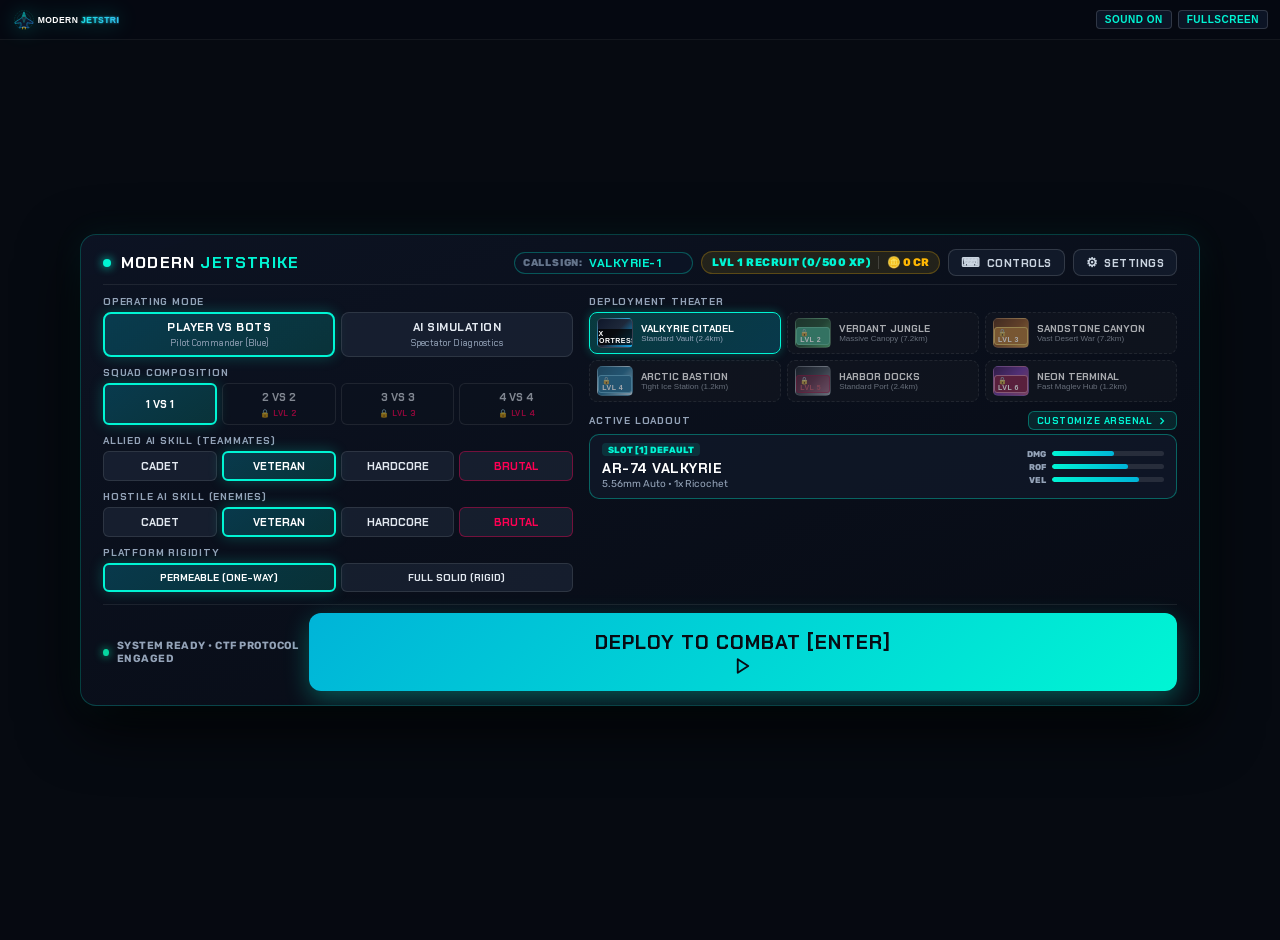
<file: index.html>
<!DOCTYPE html>
<html lang="en" dir="ltr">
  <head>
    <meta charset="UTF-8" />
    <meta name="viewport" content="width=device-width, initial-scale=1.0, maximum-scale=1.0, user-scalable=no" />
    <title>MODERN JETSTRIKE 2D — Live Combat Arena</title>
    <meta name="description" content="Play Modern Jetstrike 2D online. Fast-paced 2D tactical combat with jet boots flight, projectile ballistics, 3-tier arena, and intense CTF team matches." />
    <meta name="theme-color" content="#060911" />
    <link rel="icon" type="image/svg+xml" href="./favicon.svg" />
    <script type="module" crossorigin src="./assets/main-mjuyzgRI.js"></script>
    <link rel="stylesheet" crossorigin href="./assets/style-ZzqsInnn.css">
  </head>
  <body class="arena-body">
    <!-- Streamlined Header for Pure Game Arena -->
    <header class="site-header game-arena-header">
      <div class="header-container">
        <div class="brand-link" id="brand-logo-btn" role="button" title="Open Match Menu" style="cursor: pointer;">
          <img src="./modern-jetstrike-logo.svg" alt="Modern Jetstrike" class="header-logo-img" />
        </div>

        <div class="header-actions">
          <button id="mute-btn" class="header-pill" title="Mute/Unmute Audio">SOUND ON</button>
          <button id="fullscreen-btn" class="header-pill" title="Toggle Fullscreen">FULLSCREEN</button>
          <button id="self-destruct-btn" class="header-pill danger" title="Self-Destruct / Force Respawn [K] (15s Penalty)" style="display: none; color: #ff0054; border-color: rgba(255, 0, 84, 0.45); background: rgba(255, 0, 84, 0.12);">RESPAWN [K]</button>
          <button id="main-menu-btn" class="header-pill danger" title="Pause / Open Match Menu" style="display: none;">MENU [ESC]</button>
        </div>
      </div>
    </header>

    <div id="app" class="game-app-container">
      <section id="battle-arena" class="arena-section standalone-arena">
        <!-- Main Game Canvas -->
        <canvas id="game-canvas"></canvas>

        <!-- On-Screen Mobile Touch Controls (Call of Duty Mobile Dual-Stick Style) -->
        <div id="touch-controls" class="touch-overlay" style="display: none;">
          <!-- Left Thumbstick: Movement (Run, Jump, Drop/Crouch) -->
          <div id="touch-left-zone" class="touch-zone touch-move-zone">
            <div id="touch-stick-base" class="stick-base move-stick-base">
              <div class="stick-ring-guide">
                <span class="guide-dir guide-up">▲</span>
                <span class="guide-dir guide-down">▼</span>
                <span class="guide-dir guide-left">◀</span>
                <span class="guide-dir guide-right">▶</span>
              </div>
              <div id="touch-stick-knob" class="stick-knob move-stick-knob">
                <div class="knob-dot"></div>
              </div>
            </div>
          </div>

          <!-- Right Zone: Dual-Stick 360° Aim & Fire Joystick + Surrounding Tactical Buttons -->
          <div id="touch-right-zone" class="touch-zone touch-aim-zone">
            <!-- 360° Aim & Fire Joystick -->
            <div id="touch-fire-base" class="stick-base fire-stick-base">
              <div class="fire-aim-indicator" id="fire-aim-indicator"></div>
              <div id="touch-fire-knob" class="stick-knob fire-stick-knob">
                <span class="fire-knob-text">🎯 FIRE</span>
              </div>
            </div>

            <!-- Surrounding Action Cluster (Call of Duty Mobile layout) -->
            <div class="touch-btn-cluster">
              <button id="touch-btn-jet" class="t-btn t-jet" title="Jet Boost (Fly / Somersault)">
                <span class="t-icon">🚀</span>
                <span class="t-label">BOOST</span>
              </button>
              <button id="touch-btn-jump" class="t-btn t-jump" title="Jump / Vault">
                <span class="t-icon">⬆️</span>
              </button>
              <button id="touch-btn-prone" class="t-btn t-prone" title="Prone / Crouch">
                <span class="t-icon">🧎</span>
              </button>
              <button id="touch-btn-grenade" class="t-btn t-grenade" title="Grenade (Hold to charge)">
                <span class="t-icon">💣</span>
              </button>
              <button id="touch-btn-reload" class="t-btn t-reload" title="Reload Weapon">
                <span class="t-icon">🔄</span>
              </button>
              <button id="touch-btn-weapon" class="t-btn t-weapon" title="Switch Weapon">
                <span class="t-icon">🔀</span>
              </button>
            </div>
          </div>
        </div>

        <!-- Mobile Landscape Orientation Enforcer Overlay -->
        <div id="rotate-prompt" class="rotate-prompt-overlay" style="display: none;">
          <div class="rotate-card glass-panel">
            <div class="rotate-phone-anim">
              <svg class="phone-svg" viewBox="0 0 80 120" width="70" height="105">
                <rect x="5" y="5" width="70" height="110" rx="14" ry="14" fill="#0d1527" stroke="#00f5d4" stroke-width="3" />
                <line x1="28" y1="12" x2="52" y2="12" stroke="#4895ef" stroke-width="2.5" stroke-linecap="round" />
                <circle cx="40" cy="104" r="4.5" fill="#00f5d4" />
                <rect x="12" y="20" width="56" height="74" rx="4" ry="4" fill="rgba(0, 245, 212, 0.08)" stroke="rgba(0, 245, 212, 0.25)" stroke-width="1.5" />
                <circle cx="40" cy="57" r="14" fill="none" stroke="#ff0054" stroke-width="2" stroke-dasharray="3,3" />
                <circle cx="40" cy="57" r="3" fill="#ff0054" />
              </svg>
              <div class="rotate-arrow-indicator">🔄</div>
            </div>
            <h2 class="rotate-title">ROTATE DEVICE TO LANDSCAPE</h2>
            <div class="rotate-sub">TACTICAL HORIZONTAL VIEWPORT</div>
            <p class="rotate-note">Required for optimal 360° Dual-Stick mobile combat and wide arena visibility.</p>
            <button id="btn-force-landscape" class="rotate-action-btn">
              <span>⛶ ENTER FULLSCREEN LANDSCAPE</span>
            </button>
          </div>
        </div>

        <!-- Main Menu & Match Setup Overlay (Sleek 2-Column Tactical War Room) -->
        <div id="menu-overlay" class="overlay-container">
          <div class="menu-card glass-panel lobby-modular-warroom">
            <!-- Header Bar with Quick Action Utilities -->
            <div class="warroom-header">
              <div class="brand-badge-box">
                <span class="live-status-dot"></span>
                <h1 class="warroom-title">MODERN <span>JETSTRIKE</span></h1>
              </div>

              <!-- Top Right Utilities (Callsign Nickname, Profile, Controls, Settings) -->
              <div class="warroom-top-toolbar">
                <div class="pilot-callsign-box" title="Click to customize combat callsign">
                  <span class="callsign-label">CALLSIGN:</span>
                  <input type="text" id="player-nickname-input" class="callsign-input" maxlength="14" value="Valkyrie-1" placeholder="Callsign" />
                </div>
                <div id="player-profile-badge" class="profile-pill-compact">
                  <span id="profile-rank-tag">RECRUIT</span>
                  <span id="profile-credits-tag">0 CR</span>
                </div>
                <button id="open-controls-btn" class="toolbar-pill" type="button" title="View Combat Controls">
                  <span class="pill-icon">⌨</span>
                  <span>CONTROLS</span>
                </button>
                <button id="open-settings-btn" class="toolbar-pill" type="button" title="Audio & System Preferences">
                  <span class="pill-icon">⚙</span>
                  <span>SETTINGS</span>
                </button>
              </div>
            </div>

            <!-- 2-Column Modular Split -->
            <div class="lobby-split-grid">
              <!-- Left Panel: Match Rules & Tactical Parameters -->
              <div class="lobby-col lobby-rules-col">
                <div class="lobby-group">
                  <label class="group-label">OPERATING MODE</label>
                  <div class="button-group mode-pill-group">
                    <button class="menu-btn mode-btn active" data-mode="pvb">
                      <span class="btn-primary-text">PLAYER VS BOTS</span>
                      <span class="btn-sub-label">Pilot Commander (Blue)</span>
                    </button>
                    <button class="menu-btn mode-btn cvc-highlight" data-mode="cvc">
                      <span class="btn-primary-text">AI SIMULATION</span>
                      <span class="btn-sub-label">Spectator Diagnostics</span>
                    </button>
                  </div>
                </div>

                <div class="lobby-group">
                  <label class="group-label">SQUAD COMPOSITION</label>
                  <div class="button-group grid-4-pills">
                    <button class="menu-btn size-btn" data-size="1v1">1 VS 1</button>
                    <button class="menu-btn size-btn active" data-size="2v2">2 VS 2</button>
                    <button class="menu-btn size-btn" data-size="3v3">3 VS 3</button>
                    <button class="menu-btn size-btn" data-size="4v4">4 VS 4</button>
                  </div>
                </div>

                <div class="lobby-group">
                  <label class="group-label">ALLIED AI SKILL (TEAMMATES)</label>
                  <div class="button-group grid-4-pills">
                    <button class="menu-btn ally-diff-btn" data-diff="easy">CADET</button>
                    <button class="menu-btn ally-diff-btn active" data-diff="medium">VETERAN</button>
                    <button class="menu-btn ally-diff-btn" data-diff="hard">HARDCORE</button>
                    <button class="menu-btn ally-diff-btn" data-diff="brutal" style="color:#ff0054;border-color:rgba(255,0,84,0.4);">BRUTAL</button>
                  </div>
                </div>

                <div class="lobby-group">
                  <label class="group-label">HOSTILE AI SKILL (ENEMIES)</label>
                  <div class="button-group grid-4-pills">
                    <button class="menu-btn enemy-diff-btn" data-diff="easy">CADET</button>
                    <button class="menu-btn enemy-diff-btn active" data-diff="medium">VETERAN</button>
                    <button class="menu-btn enemy-diff-btn" data-diff="hard">HARDCORE</button>
                    <button class="menu-btn enemy-diff-btn" data-diff="brutal" style="color:#ff0054;border-color:rgba(255,0,84,0.4);">BRUTAL</button>
                  </div>
                </div>

                <div class="lobby-group">
                  <label class="group-label">PLATFORM RIGIDITY</label>
                  <div class="button-group grid-2-pills">
                    <button class="menu-btn passability-btn active" data-passability="permeable" title="Permeable grates allow jump-through from below and drop-down">
                      PERMEABLE (ONE-WAY)
                    </button>
                    <button class="menu-btn passability-btn" data-passability="solid" title="All platforms act as 100% solid walls and floors">
                      FULL SOLID (RIGID)
                    </button>
                  </div>
                </div>
              </div>

              <!-- Right Panel: Visual Deployment & Active Loadout -->
              <div class="lobby-col lobby-deploy-col">
                <!-- Arena Selector -->
                <div class="lobby-group">
                  <label class="group-label">DEPLOYMENT THEATER</label>
                  <div class="map-cards-compact-grid">
                    <button class="map-card-pill active" data-map="citadel">
                      <div class="map-thumb-preview thumb-citadel">
                        <span class="thumb-badge">1X FORTRESS</span>
                      </div>
                      <div class="map-text">
                        <strong>VALKYRIE CITADEL</strong>
                        <small>Standard Vault (2.4km)</small>
                      </div>
                    </button>
                    <button class="map-card-pill" data-map="jungle">
                      <div class="map-thumb-preview thumb-jungle">
                        <span class="thumb-badge" style="background:#10b981;color:#fff;border-color:#34d399;">3X GIANT</span>
                      </div>
                      <div class="map-text">
                        <strong>VERDANT JUNGLE</strong>
                        <small>Massive Canopy (7.2km)</small>
                      </div>
                    </button>
                    <button class="map-card-pill" data-map="desert">
                      <div class="map-thumb-preview thumb-desert">
                        <span class="thumb-badge" style="background:#d97706;color:#fff;border-color:#fbbf24;">3X GIANT</span>
                      </div>
                      <div class="map-text">
                        <strong>SANDSTONE CANYON</strong>
                        <small>Vast Desert War (7.2km)</small>
                      </div>
                    </button>
                    <button class="map-card-pill" data-map="arctic">
                      <div class="map-thumb-preview thumb-arctic">
                        <span class="thumb-badge" style="background:#0284c7;color:#fff;border-color:#38bdf8;">0.5X CQB</span>
                      </div>
                      <div class="map-text">
                        <strong>ARCTIC BASTION</strong>
                        <small>Tight Ice Station (1.2km)</small>
                      </div>
                    </button>
                    <button class="map-card-pill" data-map="docks">
                      <div class="map-thumb-preview thumb-docks">
                        <span class="thumb-badge">1X HARBOR</span>
                      </div>
                      <div class="map-text">
                        <strong>HARBOR DOCKS</strong>
                        <small>Standard Port (2.4km)</small>
                      </div>
                    </button>
                    <button class="map-card-pill" data-map="neon">
                      <div class="map-thumb-preview thumb-neon">
                        <span class="thumb-badge" style="background:#be185d;color:#fff;border-color:#f472b6;">0.5X CQB</span>
                      </div>
                      <div class="map-text">
                        <strong>NEON TERMINAL</strong>
                        <small>Fast Maglev Hub (1.2km)</small>
                      </div>
                    </button>
                  </div>
                </div>

                <!-- Active Loadout Tile with Customize Button -->
                <div class="lobby-group">
                  <div class="group-header-row">
                    <label class="group-label">ACTIVE LOADOUT</label>
                    <button id="open-arsenal-btn" class="customize-arsenal-btn" type="button">
                      <span>CUSTOMIZE ARSENAL</span>
                      <svg width="12" height="12" viewBox="0 0 24 24" fill="none" stroke="currentColor" stroke-width="2.5">
                        <polyline points="9 18 15 12 9 6"></polyline>
                      </svg>
                    </button>
                  </div>

                  <!-- Active Weapon Preview Tile -->
                  <div id="equipped-weapon-card" class="equipped-weapon-tile" title="Click to customize arsenal">
                    <div class="wep-preview-left">
                      <span id="equipped-wep-key" class="wep-key-tag">SLOT [1] DEFAULT</span>
                      <h4 id="equipped-wep-name" class="wep-name">AR-74 VALKYRIE</h4>
                      <p id="equipped-wep-type" class="wep-sub">5.56mm Standard Auto • 1x Ricochet</p>
                    </div>
                    <div class="wep-preview-right">
                      <div class="mini-stat-row">
                        <span class="mini-stat-lbl">DMG</span>
                        <div class="mini-bar"><div id="stat-bar-dmg" class="bar-inner" style="width: 55%;"></div></div>
                      </div>
                      <div class="mini-stat-row">
                        <span class="mini-stat-lbl">ROF</span>
                        <div class="mini-bar"><div id="stat-bar-rof" class="bar-inner" style="width: 68%;"></div></div>
                      </div>
                      <div class="mini-stat-row">
                        <span class="mini-stat-lbl">VEL</span>
                        <div class="mini-bar"><div id="stat-bar-vel" class="bar-inner" style="width: 78%;"></div></div>
                      </div>
                    </div>
                  </div>
                </div>
              </div>
            </div>

            <!-- Footer Dock: Prominent Full-Width Action Trigger -->
            <div class="warroom-footer">
              <div class="warroom-status">
                <span class="status-indicator"></span>
                <span>SYSTEM READY • CTF PROTOCOL ENGAGED</span>
              </div>
              <button id="start-btn" class="cta-button warroom-launch-btn pulse-button">
                <span class="btn-text">DEPLOY TO COMBAT [ENTER]</span>
                <svg width="18" height="18" viewBox="0 0 24 24" fill="none" stroke="currentColor" stroke-width="2.5" stroke-linecap="round" stroke-linejoin="round">
                  <polygon points="5 3 19 12 5 21 5 3"></polygon>
                </svg>
              </button>
            </div>
          </div>
        </div>

        <!-- Dedicated Settings Modal -->
        <div id="settings-modal" class="overlay-container" style="display: none;">
          <div class="modal-card glass-panel settings-modal-card">
            <div class="modal-header">
              <div class="modal-title-wrap">
                <span class="modal-badge">PREFERENCES</span>
                <h2 class="modal-title">AUDIO & SYSTEM SETTINGS</h2>
              </div>
              <button id="close-settings-btn" class="modal-close-btn" type="button" aria-label="Close Settings">✕</button>
            </div>
            <div class="modal-body">
              <div class="setting-item-row">
                <div class="setting-info">
                  <strong>MASTER SFX VOLUME</strong>
                  <small>Combat weapons, thrusters, explosions, and impacts</small>
                </div>
                <div class="setting-ctrl">
                  <span id="master-volume-val" class="volume-num">80%</span>
                  <input type="range" id="master-volume-slider" min="0" max="1" step="0.05" value="0.8" class="vol-slider" />
                </div>
              </div>
              <div class="setting-item-row">
                <div class="setting-info">
                  <strong>COMBAT ANNOUNCER VOICE</strong>
                  <small>Flag captures, killstreaks, and tactical callouts</small>
                </div>
                <div class="setting-ctrl">
                  <span id="voice-volume-val" class="volume-num">90%</span>
                  <input type="range" id="voice-volume-slider" min="0" max="1" step="0.05" value="0.9" class="vol-slider" />
                </div>
              </div>
              <div class="weapon-compact-card" data-weapon="pistol">
                <div class="w-card-header">
                  <span class="w-slot-tag">SEC [Q]</span>
                  <span class="w-caliber-tag">.45 ACP Tactical</span>
                </div>
                <h4 class="w-title">EAGLE-45 PISTOL</h4>
                <p class="w-type-desc">Combat Sidearm • Semi-Auto Quick Reload</p>
                <div class="w-specs-row">
                  <span>DMG: <b>28 HP</b></span>
                  <span>ROF: <b>6.5 RPS</b></span>
                  <span>MAG: <b>12</b></span>
                </div>
                <button class="menu-btn default-tag" type="button">EQUIP AS DEFAULT</button>
              </div>

              <div class="weapon-compact-card" data-weapon="knife">
                <div class="w-card-header">
                  <span class="w-slot-tag">SEC [Q]</span>
                  <span class="w-caliber-tag">Aerodynamic Titanium</span>
                </div>
                <h4 class="w-title">VIPER THROWING KNIFE</h4>
                <p class="w-type-desc">Ballistic Blade • Up to 5 Deadly Precision Throws</p>
                <div class="w-specs-row">
                  <span>DMG: <b>95 HP</b></span>
                  <span>ROF: <b>2.0 RPS</b></span>
                  <span>MAG: <b>5 Uses</b></span>
                </div>
                <button class="menu-btn default-tag" type="button">EQUIP AS DEFAULT</button>
              </div>

              <div class="weapon-compact-card" data-weapon="chainsaw">
                <div class="w-card-header">
                  <span class="w-slot-tag">SEC [Q]</span>
                  <span class="w-caliber-tag">Twin-Stroke 52cc Motor</span>
                </div>
                <h4 class="w-title">RIPPER-X CHAINSAW</h4>
                <p class="w-type-desc">Motorized Melee • Continuous 350 DPS Shredder</p>
                <div class="w-specs-row">
                  <span>DMG: <b>18 HP / Tick</b></span>
                  <span>ROF: <b>22 RPS</b></span>
                  <span>TANK: <b>75 Fuel</b></span>
                </div>
                <button class="menu-btn default-tag" type="button">EQUIP AS DEFAULT</button>
              </div>
            </div>
            <div class="modal-footer">
              <button id="done-settings-btn" class="cta-button secondary" type="button">
                <span class="btn-text">CONFIRM & CLOSE</span>
              </button>
            </div>
          </div>
        </div>

        <!-- Dedicated Controls Manual Modal -->
        <div id="controls-modal" class="overlay-container" style="display: none;">
          <div class="modal-card glass-panel controls-modal-card">
            <div class="modal-header">
              <div class="modal-title-wrap">
                <span class="modal-badge">TACTICAL BRIEFING</span>
                <h2 class="modal-title">COMBAT CONTROLS MANUAL</h2>
              </div>
              <button id="close-controls-btn" class="modal-close-btn" type="button" aria-label="Close Controls">✕</button>
            </div>
            <div class="modal-body controls-modal-grid">
              <div class="controls-column">
                <h3 class="col-heading">KEYBOARD & MOUSE</h3>
                <div class="control-row"><div class="key-cluster"><kbd>W</kbd> <span class="sep">/</span> <kbd>SPACE</kbd></div><span>Jump / Somersault / Vault</span></div>
                <div class="control-row"><div class="key-cluster"><kbd>A</kbd> <kbd>D</kbd></div><span>Run Left / Right</span></div>
                <div class="control-row"><div class="key-cluster"><kbd>X</kbd> <span class="sep">/</span> <kbd>S</kbd></div><span>Prone Lying / Crouch Walk</span></div>
                <div class="control-row"><div class="key-cluster"><kbd>S</kbd> + <kbd>W</kbd></div><span>Drop Through Grate Floor</span></div>
                <div class="control-row"><div class="key-cluster"><kbd>SHIFT</kbd> <span class="sep">/</span> <kbd>RMB</kbd></div><span>Jet Boots Thrusters (Boost)</span></div>
                <div class="control-row"><div class="key-cluster"><kbd>MOUSE</kbd></div><span>360° Continuous Aim & Laser</span></div>
                <div class="control-row"><div class="key-cluster"><kbd>LMB</kbd></div><span>Fire Equipped Weapon</span></div>
                <div class="control-row"><div class="key-cluster"><kbd>Q</kbd></div><span>Toggle Secondary Weapon (Pistol / Knife / Chainsaw)</span></div>
                <div class="control-row"><div class="key-cluster"><kbd>F</kbd></div><span>Throw Carried Flag Forward</span></div>
                <div class="control-row"><div class="key-cluster"><kbd>E</kbd> <span class="sep">/</span> <kbd>G</kbd></div><span>Hold to Charge Frag Grenade Throw</span></div>
                <div class="control-row"><div class="key-cluster"><kbd>R</kbd></div><span>Tactical Magazine Reload</span></div>
                <div class="control-row"><div class="key-cluster"><kbd>1</kbd> - <kbd>4</kbd></div><span>Squad Radio Voice Orders (Announcer)</span></div>
                <div class="control-row"><div class="key-cluster"><kbd>K</kbd></div><span>Self-Destruct / Force Respawn (15s)</span></div>
              </div>
              <div class="controls-column">
                <h3 class="col-heading">MOBILE DUAL-STICK</h3>
                <div class="control-row"><div class="key-cluster"><span class="touch-pill">LEFT STICK</span></div><span>Run, Jump & Crouch</span></div>
                <div class="control-row"><div class="key-cluster"><span class="touch-pill">RIGHT STICK</span></div><span>360° Drag-to-Aim & Auto-Fire</span></div>
                <div class="control-row"><div class="key-cluster"><span class="touch-pill cyan">🚀 BOOST</span></div><span>Jet Flight & Mid-Air Somersault</span></div>
                <div class="control-row"><div class="key-cluster"><span class="touch-pill">⬆️ JUMP</span></div><span>Dedicated Vault Button</span></div>
                <div class="control-row"><div class="key-cluster"><span class="touch-pill">🧎 PRONE</span></div><span>Toggle Prone Profile</span></div>
                <div class="control-row"><div class="key-cluster"><span class="touch-pill amber">💣 GRENADE</span></div><span>Charge & Throw Explosive</span></div>
                <div class="control-row"><div class="key-cluster"><span class="touch-pill">🔄 RELOAD</span></div><span>Insert Fresh Magazine</span></div>
                <div class="control-row"><div class="key-cluster"><span class="touch-pill purple">🔀 WEAPON</span></div><span>Cycle Through All Firearms</span></div>
              </div>
            </div>
            <div class="modal-footer">
              <button id="done-controls-btn" class="cta-button secondary" type="button">
                <span class="btn-text">CLOSE MANUAL</span>
              </button>
            </div>
          </div>
        </div>

        <!-- Dedicated Arsenal Customizer Modal -->
        <div id="arsenal-modal" class="overlay-container" style="display: none;">
          <div class="modal-card glass-panel arsenal-modal-card">
            <div class="modal-header">
              <div class="modal-title-wrap">
                <span class="modal-badge">MILITARY ARSENAL</span>
                <h2 class="modal-title">CUSTOMIZE STARTING WEAPON</h2>
              </div>
              <button id="close-arsenal-btn" class="modal-close-btn" type="button" aria-label="Close Arsenal">✕</button>
            </div>
            <div class="modal-body arsenal-modal-grid">
              <!-- 6 Weapon Compact Cards -->
              <div class="weapon-compact-card active" data-weapon="assault">
                <div class="w-card-header">
                  <span class="w-slot-tag">SLOT [1]</span>
                  <span class="w-caliber-tag">5.56x45mm NATO</span>
                </div>
                <h4 class="w-title">AR-74 VALKYRIE</h4>
                <p class="w-type-desc">Auto Rifle • 1x Terrain Ricochet</p>
                <div class="w-specs-row">
                  <span>DMG: <b>24 HP</b></span>
                  <span>ROF: <b>10 RPS</b></span>
                  <span>MAG: <b>30</b></span>
                </div>
                <button class="menu-btn default-tag" type="button">✓ EQUIPPED DEFAULT</button>
              </div>

              <div class="weapon-compact-card" data-weapon="shotgun">
                <div class="w-card-header">
                  <span class="w-slot-tag">SLOT [2]</span>
                  <span class="w-caliber-tag">12-Gauge 00 Buck</span>
                </div>
                <h4 class="w-title">SPAS-14 BREACHER</h4>
                <p class="w-type-desc">Combat Shotgun • 7-Pellet Cone & Shockwave</p>
                <div class="w-specs-row">
                  <span>DMG: <b>105 HP</b></span>
                  <span>ROF: <b>1.4 RPS</b></span>
                  <span>MAG: <b>8</b></span>
                </div>
                <button class="menu-btn default-tag" type="button">EQUIP AS DEFAULT</button>
              </div>

              <div class="weapon-compact-card" data-weapon="sniper">
                <div class="w-card-header">
                  <span class="w-slot-tag">SLOT [3]</span>
                  <span class="w-caliber-tag">.50 BMG Anti-Material</span>
                </div>
                <h4 class="w-title">.50 CAL HAWK</h4>
                <p class="w-type-desc">Sniper Rifle • Laser Sight & Wall Penetration</p>
                <div class="w-specs-row">
                  <span>DMG: <b>85 HP</b></span>
                  <span>ROF: <b>0.8 RPS</b></span>
                  <span>MAG: <b>5</b></span>
                </div>
                <button class="menu-btn default-tag" type="button">EQUIP AS DEFAULT</button>
              </div>

              <div class="weapon-compact-card" data-weapon="rocket">
                <div class="w-card-header">
                  <span class="w-slot-tag">SLOT [4]</span>
                  <span class="w-caliber-tag">85mm High Explosive</span>
                </div>
                <h4 class="w-title">RPG-7 HYDRA</h4>
                <p class="w-type-desc">Rocket Launcher • Area Blast & Rocket Jump</p>
                <div class="w-specs-row">
                  <span>DMG: <b>110 HP</b></span>
                  <span>ROF: <b>0.75 RPS</b></span>
                  <span>MAG: <b>1</b></span>
                </div>
                <button class="menu-btn default-tag" type="button">EQUIP AS DEFAULT</button>
              </div>

              <div class="weapon-compact-card" data-weapon="smg">
                <div class="w-card-header">
                  <span class="w-slot-tag">SLOT [5]</span>
                  <span class="w-caliber-tag">9x19mm Parabellum</span>
                </div>
                <h4 class="w-title">MP-9 STINGER</h4>
                <p class="w-type-desc">Submachine Gun • 16 RPS Double Ricochet</p>
                <div class="w-specs-row">
                  <span>DMG: <b>14 HP</b></span>
                  <span>ROF: <b>16 RPS</b></span>
                  <span>MAG: <b>32</b></span>
                </div>
                <button class="menu-btn default-tag" type="button">EQUIP AS DEFAULT</button>
              </div>

              <div class="weapon-compact-card" data-weapon="flamethrower">
                <div class="w-card-header">
                  <span class="w-slot-tag">SLOT [6]</span>
                  <span class="w-caliber-tag">Napalm Thermal Cell</span>
                </div>
                <h4 class="w-title">IGNIS-X VULCAN</h4>
                <p class="w-type-desc">Flamethrower • Thermal Arc & Burn DoT</p>
                <div class="w-specs-row">
                  <span>DMG: <b>Burn DoT</b></span>
                  <span>ROF: <b>Continuous</b></span>
                  <span>MAG: <b>100</b></span>
                </div>
                <button class="menu-btn default-tag" type="button">EQUIP AS DEFAULT</button>
              </div>
            </div>
            <div class="modal-footer">
              <button id="done-arsenal-btn" class="cta-button secondary" type="button">
                <span class="btn-text">CONFIRM LOADOUT</span>
              </button>
            </div>
          </div>
        </div>

        <!-- Main Menu Return Confirmation / Pause Modal -->
        <div id="leave-modal" class="overlay-container" style="display: none;">
          <div class="modal-card glass-panel warning-card">
            <div class="badge-tag warning">MATCH PAUSED</div>
            <h2 class="modal-title text-warning">RETURN TO MAIN MENU?</h2>
            <p class="modal-subtitle">The match is paused. Returning to main menu will discard current match progress and K/D stats.</p>

            <div class="modal-actions">
              <button id="confirm-leave-btn" class="cta-button danger">
                <span class="btn-text">YES, RETURN TO MENU</span>
              </button>
              <button id="pause-self-destruct-btn" class="cta-button" style="background: rgba(255, 0, 84, 0.22); border: 1.5px solid #ff0054; color: #ff0054;">
                <span class="btn-text">💀 FORCE RESPAWN [15s]</span>
              </button>
              <button id="cancel-leave-btn" class="cta-button secondary">
                <span class="btn-text">RESUME BATTLE [ESC]</span>
              </button>
            </div>
          </div>
        </div>

        <!-- Game Over Modal -->
        <div id="game-over-modal" class="overlay-container" style="display: none;">
          <div class="modal-card glass-panel">
            <h2 id="game-over-title" class="modal-title">VICTORY</h2>
            <p id="game-over-subtitle" class="modal-subtitle">The Blue team captured 5 flags and claimed victory!</p>

            <div id="game-over-score" class="score-display"></div>
            <div id="game-over-rewards"></div>
            <div id="game-over-stats" class="stats-summary"></div>

            <div class="modal-actions">
              <button id="play-again-btn" class="cta-button">
                <span class="btn-text">PLAY AGAIN</span>
              </button>
              <button id="game-over-menu-btn" class="cta-button secondary">
                <span class="btn-text">MAIN MENU</span>
              </button>
            </div>
          </div>
        </div>
      </section>
    </div>

    <!-- Main Game Script -->
  </body>
</html>
</file>
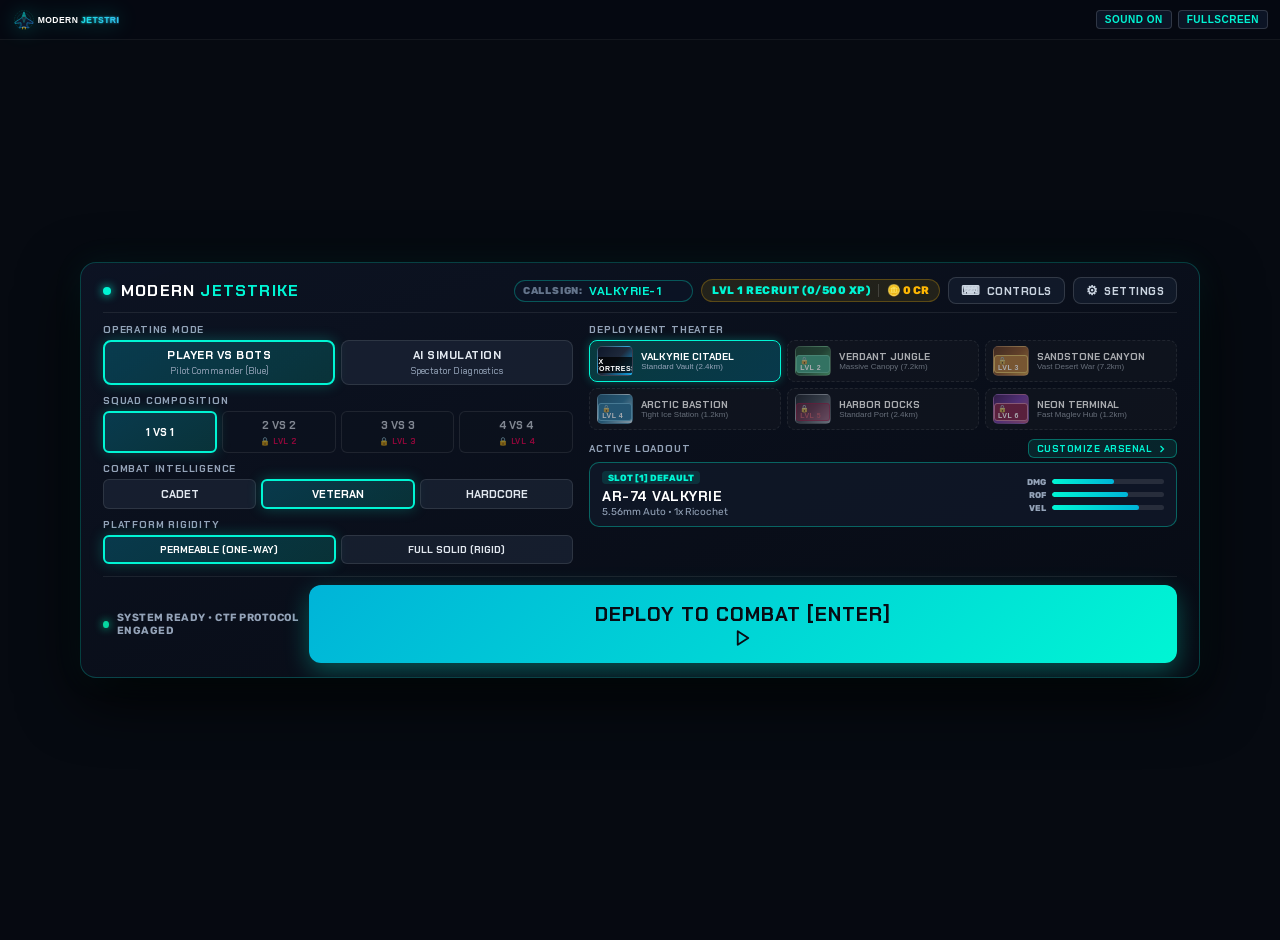
<file: play.html>
<!DOCTYPE html>
<html lang="en" dir="ltr">
  <head>
    <meta charset="UTF-8" />
    <meta name="viewport" content="width=device-width, initial-scale=1.0, maximum-scale=1.0, user-scalable=no" />
    <title>MODERN JETSTRIKE 2D — Live Combat Arena</title>
    <meta name="description" content="Play Modern Jetstrike 2D online. Fast-paced 2D tactical combat with jet boots flight, projectile ballistics, 3-tier arena, and intense CTF team matches." />
    <meta name="theme-color" content="#060911" />
    <link rel="icon" type="image/svg+xml" href="./favicon.svg" />
    <script type="module" crossorigin src="./assets/main-mjuyzgRI.js"></script>
    <link rel="stylesheet" crossorigin href="./assets/style-ZzqsInnn.css">
  </head>
  <body class="arena-body">
    <!-- Streamlined Header for Pure Game Arena -->
    <header class="site-header game-arena-header">
      <div class="header-container">
        <div class="brand-link" id="brand-logo-btn" role="button" title="Open Match Menu" style="cursor: pointer;">
          <img src="./modern-jetstrike-logo.svg" alt="Modern Jetstrike" class="header-logo-img" />
        </div>

        <div class="header-actions">
          <button id="mute-btn" class="header-pill" title="Mute/Unmute Audio">SOUND ON</button>
          <button id="fullscreen-btn" class="header-pill" title="Toggle Fullscreen">FULLSCREEN</button>
          <button id="self-destruct-btn" class="header-pill danger" title="Self-Destruct / Force Respawn [K] (15s Penalty)" style="display: none; color: #ff0054; border-color: rgba(255, 0, 84, 0.45); background: rgba(255, 0, 84, 0.12);">RESPAWN [K]</button>
          <button id="main-menu-btn" class="header-pill danger" title="Pause / Open Match Menu" style="display: none;">MENU [ESC]</button>
        </div>
      </div>
    </header>

    <div id="app" class="game-app-container">
      <section id="battle-arena" class="arena-section standalone-arena">
        <!-- Main Game Canvas -->
        <canvas id="game-canvas"></canvas>

        <!-- On-Screen Mobile Touch Controls (Call of Duty Mobile Dual-Stick Style) -->
        <div id="touch-controls" class="touch-overlay" style="display: none;">
          <!-- Left Thumbstick: Movement (Run, Jump, Drop/Crouch) -->
          <div id="touch-left-zone" class="touch-zone touch-move-zone">
            <div id="touch-stick-base" class="stick-base move-stick-base">
              <div class="stick-ring-guide">
                <span class="guide-dir guide-up">▲</span>
                <span class="guide-dir guide-down">▼</span>
                <span class="guide-dir guide-left">◀</span>
                <span class="guide-dir guide-right">▶</span>
              </div>
              <div id="touch-stick-knob" class="stick-knob move-stick-knob">
                <div class="knob-dot"></div>
              </div>
            </div>
          </div>

          <!-- Right Zone: Dual-Stick 360° Aim & Fire Joystick + Surrounding Tactical Buttons -->
          <div id="touch-right-zone" class="touch-zone touch-aim-zone">
            <!-- 360° Aim & Fire Joystick -->
            <div id="touch-fire-base" class="stick-base fire-stick-base">
              <div class="fire-aim-indicator" id="fire-aim-indicator"></div>
              <div id="touch-fire-knob" class="stick-knob fire-stick-knob">
                <span class="fire-knob-text">🎯 FIRE</span>
              </div>
            </div>

            <!-- Surrounding Action Cluster (Call of Duty Mobile layout) -->
            <div class="touch-btn-cluster">
              <button id="touch-btn-jet" class="t-btn t-jet" title="Jet Boost (Fly / Somersault)">
                <span class="t-icon">🚀</span>
                <span class="t-label">BOOST</span>
              </button>
              <button id="touch-btn-jump" class="t-btn t-jump" title="Jump / Vault">
                <span class="t-icon">⬆️</span>
              </button>
              <button id="touch-btn-prone" class="t-btn t-prone" title="Prone / Crouch">
                <span class="t-icon">🧎</span>
              </button>
              <button id="touch-btn-grenade" class="t-btn t-grenade" title="Grenade (Hold to charge)">
                <span class="t-icon">💣</span>
              </button>
              <button id="touch-btn-reload" class="t-btn t-reload" title="Reload Weapon">
                <span class="t-icon">🔄</span>
              </button>
              <button id="touch-btn-weapon" class="t-btn t-weapon" title="Switch Weapon">
                <span class="t-icon">🔀</span>
              </button>
            </div>
          </div>
        </div>

        <!-- Mobile Landscape Orientation Enforcer Overlay -->
        <div id="rotate-prompt" class="rotate-prompt-overlay" style="display: none;">
          <div class="rotate-card glass-panel">
            <div class="rotate-phone-anim">
              <svg class="phone-svg" viewBox="0 0 80 120" width="70" height="105">
                <rect x="5" y="5" width="70" height="110" rx="14" ry="14" fill="#0d1527" stroke="#00f5d4" stroke-width="3" />
                <line x1="28" y1="12" x2="52" y2="12" stroke="#4895ef" stroke-width="2.5" stroke-linecap="round" />
                <circle cx="40" cy="104" r="4.5" fill="#00f5d4" />
                <rect x="12" y="20" width="56" height="74" rx="4" ry="4" fill="rgba(0, 245, 212, 0.08)" stroke="rgba(0, 245, 212, 0.25)" stroke-width="1.5" />
                <circle cx="40" cy="57" r="14" fill="none" stroke="#ff0054" stroke-width="2" stroke-dasharray="3,3" />
                <circle cx="40" cy="57" r="3" fill="#ff0054" />
              </svg>
              <div class="rotate-arrow-indicator">🔄</div>
            </div>
            <h2 class="rotate-title">ROTATE DEVICE TO LANDSCAPE</h2>
            <div class="rotate-sub">TACTICAL HORIZONTAL VIEWPORT</div>
            <p class="rotate-note">Required for optimal 360° Dual-Stick mobile combat and wide arena visibility.</p>
            <button id="btn-force-landscape" class="rotate-action-btn">
              <span>⛶ ENTER FULLSCREEN LANDSCAPE</span>
            </button>
          </div>
        </div>

        <!-- Main Menu & Match Setup Overlay (Sleek 2-Column Tactical War Room) -->
        <div id="menu-overlay" class="overlay-container">
          <div class="menu-card glass-panel lobby-modular-warroom">
            <!-- Header Bar with Quick Action Utilities -->
            <div class="warroom-header">
              <div class="brand-badge-box">
                <span class="live-status-dot"></span>
                <h1 class="warroom-title">MODERN <span>JETSTRIKE</span></h1>
              </div>

              <!-- Top Right Utilities (Callsign Nickname, Profile, Controls, Settings) -->
              <div class="warroom-top-toolbar">
                <div class="pilot-callsign-box" title="Click to customize combat callsign">
                  <span class="callsign-label">CALLSIGN:</span>
                  <input type="text" id="player-nickname-input" class="callsign-input" maxlength="14" value="Valkyrie-1" placeholder="Callsign" />
                </div>
                <div id="player-profile-badge" class="profile-pill-compact">
                  <span id="profile-rank-tag">RECRUIT</span>
                  <span id="profile-credits-tag">0 CR</span>
                </div>
                <button id="open-controls-btn" class="toolbar-pill" type="button" title="View Combat Controls">
                  <span class="pill-icon">⌨</span>
                  <span>CONTROLS</span>
                </button>
                <button id="open-settings-btn" class="toolbar-pill" type="button" title="Audio & System Preferences">
                  <span class="pill-icon">⚙</span>
                  <span>SETTINGS</span>
                </button>
              </div>
            </div>

            <!-- 2-Column Modular Split -->
            <div class="lobby-split-grid">
              <!-- Left Panel: Match Rules & Tactical Parameters -->
              <div class="lobby-col lobby-rules-col">
                <div class="lobby-group">
                  <label class="group-label">OPERATING MODE</label>
                  <div class="button-group mode-pill-group">
                    <button class="menu-btn mode-btn active" data-mode="pvb">
                      <span class="btn-primary-text">PLAYER VS BOTS</span>
                      <span class="btn-sub-label">Pilot Commander (Blue)</span>
                    </button>
                    <button class="menu-btn mode-btn cvc-highlight" data-mode="cvc">
                      <span class="btn-primary-text">AI SIMULATION</span>
                      <span class="btn-sub-label">Spectator Diagnostics</span>
                    </button>
                  </div>
                </div>

                <div class="lobby-group">
                  <label class="group-label">SQUAD COMPOSITION</label>
                  <div class="button-group grid-4-pills">
                    <button class="menu-btn size-btn" data-size="1v1">1 VS 1</button>
                    <button class="menu-btn size-btn active" data-size="2v2">2 VS 2</button>
                    <button class="menu-btn size-btn" data-size="3v3">3 VS 3</button>
                    <button class="menu-btn size-btn" data-size="4v4">4 VS 4</button>
                  </div>
                </div>

                <div class="lobby-group">
                  <label class="group-label">COMBAT INTELLIGENCE</label>
                  <div class="button-group grid-3-pills">
                    <button class="menu-btn diff-btn" data-diff="easy">CADET</button>
                    <button class="menu-btn diff-btn active" data-diff="medium">VETERAN</button>
                    <button class="menu-btn diff-btn" data-diff="hard">HARDCORE</button>
                  </div>
                </div>

                <div class="lobby-group">
                  <label class="group-label">PLATFORM RIGIDITY</label>
                  <div class="button-group grid-2-pills">
                    <button class="menu-btn passability-btn active" data-passability="permeable" title="Permeable grates allow jump-through from below and drop-down">
                      PERMEABLE (ONE-WAY)
                    </button>
                    <button class="menu-btn passability-btn" data-passability="solid" title="All platforms act as 100% solid walls and floors">
                      FULL SOLID (RIGID)
                    </button>
                  </div>
                </div>
              </div>

              <!-- Right Panel: Visual Deployment & Active Loadout -->
              <div class="lobby-col lobby-deploy-col">
                <!-- Arena Selector -->
                <div class="lobby-group">
                  <label class="group-label">DEPLOYMENT THEATER</label>
                  <div class="map-cards-compact-grid">
                    <button class="map-card-pill active" data-map="citadel">
                      <div class="map-thumb-preview thumb-citadel">
                        <span class="thumb-badge">1X FORTRESS</span>
                      </div>
                      <div class="map-text">
                        <strong>VALKYRIE CITADEL</strong>
                        <small>Standard Vault (2.4km)</small>
                      </div>
                    </button>
                    <button class="map-card-pill" data-map="jungle">
                      <div class="map-thumb-preview thumb-jungle">
                        <span class="thumb-badge" style="background:#10b981;color:#fff;border-color:#34d399;">3X GIANT</span>
                      </div>
                      <div class="map-text">
                        <strong>VERDANT JUNGLE</strong>
                        <small>Massive Canopy (7.2km)</small>
                      </div>
                    </button>
                    <button class="map-card-pill" data-map="desert">
                      <div class="map-thumb-preview thumb-desert">
                        <span class="thumb-badge" style="background:#d97706;color:#fff;border-color:#fbbf24;">3X GIANT</span>
                      </div>
                      <div class="map-text">
                        <strong>SANDSTONE CANYON</strong>
                        <small>Vast Desert War (7.2km)</small>
                      </div>
                    </button>
                    <button class="map-card-pill" data-map="arctic">
                      <div class="map-thumb-preview thumb-arctic">
                        <span class="thumb-badge" style="background:#0284c7;color:#fff;border-color:#38bdf8;">0.5X CQB</span>
                      </div>
                      <div class="map-text">
                        <strong>ARCTIC BASTION</strong>
                        <small>Tight Ice Station (1.2km)</small>
                      </div>
                    </button>
                    <button class="map-card-pill" data-map="docks">
                      <div class="map-thumb-preview thumb-docks">
                        <span class="thumb-badge">1X HARBOR</span>
                      </div>
                      <div class="map-text">
                        <strong>HARBOR DOCKS</strong>
                        <small>Standard Port (2.4km)</small>
                      </div>
                    </button>
                    <button class="map-card-pill" data-map="neon">
                      <div class="map-thumb-preview thumb-neon">
                        <span class="thumb-badge" style="background:#be185d;color:#fff;border-color:#f472b6;">0.5X CQB</span>
                      </div>
                      <div class="map-text">
                        <strong>NEON TERMINAL</strong>
                        <small>Fast Maglev Hub (1.2km)</small>
                      </div>
                    </button>
                  </div>
                </div>

                <!-- Active Loadout Tile with Customize Button -->
                <div class="lobby-group">
                  <div class="group-header-row">
                    <label class="group-label">ACTIVE LOADOUT</label>
                    <button id="open-arsenal-btn" class="customize-arsenal-btn" type="button">
                      <span>CUSTOMIZE ARSENAL</span>
                      <svg width="12" height="12" viewBox="0 0 24 24" fill="none" stroke="currentColor" stroke-width="2.5">
                        <polyline points="9 18 15 12 9 6"></polyline>
                      </svg>
                    </button>
                  </div>

                  <!-- Active Weapon Preview Tile -->
                  <div id="equipped-weapon-card" class="equipped-weapon-tile" title="Click to customize arsenal">
                    <div class="wep-preview-left">
                      <span id="equipped-wep-key" class="wep-key-tag">SLOT [1] DEFAULT</span>
                      <h4 id="equipped-wep-name" class="wep-name">AR-74 VALKYRIE</h4>
                      <p id="equipped-wep-type" class="wep-sub">5.56mm Standard Auto • 1x Ricochet</p>
                    </div>
                    <div class="wep-preview-right">
                      <div class="mini-stat-row">
                        <span class="mini-stat-lbl">DMG</span>
                        <div class="mini-bar"><div id="stat-bar-dmg" class="bar-inner" style="width: 55%;"></div></div>
                      </div>
                      <div class="mini-stat-row">
                        <span class="mini-stat-lbl">ROF</span>
                        <div class="mini-bar"><div id="stat-bar-rof" class="bar-inner" style="width: 68%;"></div></div>
                      </div>
                      <div class="mini-stat-row">
                        <span class="mini-stat-lbl">VEL</span>
                        <div class="mini-bar"><div id="stat-bar-vel" class="bar-inner" style="width: 78%;"></div></div>
                      </div>
                    </div>
                  </div>
                </div>
              </div>
            </div>

            <!-- Footer Dock: Prominent Full-Width Action Trigger -->
            <div class="warroom-footer">
              <div class="warroom-status">
                <span class="status-indicator"></span>
                <span>SYSTEM READY • CTF PROTOCOL ENGAGED</span>
              </div>
              <button id="start-btn" class="cta-button warroom-launch-btn pulse-button">
                <span class="btn-text">DEPLOY TO COMBAT [ENTER]</span>
                <svg width="18" height="18" viewBox="0 0 24 24" fill="none" stroke="currentColor" stroke-width="2.5" stroke-linecap="round" stroke-linejoin="round">
                  <polygon points="5 3 19 12 5 21 5 3"></polygon>
                </svg>
              </button>
            </div>
          </div>
        </div>

        <!-- Dedicated Settings Modal -->
        <div id="settings-modal" class="overlay-container" style="display: none;">
          <div class="modal-card glass-panel settings-modal-card">
            <div class="modal-header">
              <div class="modal-title-wrap">
                <span class="modal-badge">PREFERENCES</span>
                <h2 class="modal-title">AUDIO & SYSTEM SETTINGS</h2>
              </div>
              <button id="close-settings-btn" class="modal-close-btn" type="button" aria-label="Close Settings">✕</button>
            </div>
            <div class="modal-body">
              <div class="setting-item-row">
                <div class="setting-info">
                  <strong>MASTER SFX VOLUME</strong>
                  <small>Combat weapons, thrusters, explosions, and impacts</small>
                </div>
                <div class="setting-ctrl">
                  <span id="master-volume-val" class="volume-num">80%</span>
                  <input type="range" id="master-volume-slider" min="0" max="1" step="0.05" value="0.8" class="vol-slider" />
                </div>
              </div>
              <div class="setting-item-row">
                <div class="setting-info">
                  <strong>COMBAT ANNOUNCER VOICE</strong>
                  <small>Flag captures, killstreaks, and tactical callouts</small>
                </div>
                <div class="setting-ctrl">
                  <span id="voice-volume-val" class="volume-num">90%</span>
                  <input type="range" id="voice-volume-slider" min="0" max="1" step="0.05" value="0.9" class="vol-slider" />
                </div>
              </div>
            </div>
            <div class="modal-footer">
              <button id="done-settings-btn" class="cta-button secondary" type="button">
                <span class="btn-text">CONFIRM & CLOSE</span>
              </button>
            </div>
          </div>
        </div>

        <!-- Dedicated Controls Manual Modal -->
        <div id="controls-modal" class="overlay-container" style="display: none;">
          <div class="modal-card glass-panel controls-modal-card">
            <div class="modal-header">
              <div class="modal-title-wrap">
                <span class="modal-badge">TACTICAL BRIEFING</span>
                <h2 class="modal-title">COMBAT CONTROLS MANUAL</h2>
              </div>
              <button id="close-controls-btn" class="modal-close-btn" type="button" aria-label="Close Controls">✕</button>
            </div>
            <div class="modal-body controls-modal-grid">
              <div class="controls-column">
                <h3 class="col-heading">KEYBOARD & MOUSE</h3>
                <div class="control-row"><div class="key-cluster"><kbd>W</kbd> <span class="sep">/</span> <kbd>SPACE</kbd></div><span>Jump / Somersault / Vault</span></div>
                <div class="control-row"><div class="key-cluster"><kbd>A</kbd> <kbd>D</kbd></div><span>Run Left / Right</span></div>
                <div class="control-row"><div class="key-cluster"><kbd>X</kbd> <span class="sep">/</span> <kbd>S</kbd></div><span>Prone Lying / Crouch Walk</span></div>
                <div class="control-row"><div class="key-cluster"><kbd>S</kbd> + <kbd>W</kbd></div><span>Drop Through Grate Floor</span></div>
                <div class="control-row"><div class="key-cluster"><kbd>SHIFT</kbd> <span class="sep">/</span> <kbd>RMB</kbd></div><span>Jet Boots Thrusters (Boost)</span></div>
                <div class="control-row"><div class="key-cluster"><kbd>MOUSE</kbd></div><span>360° Continuous Aim & Laser</span></div>
                <div class="control-row"><div class="key-cluster"><kbd>LMB</kbd></div><span>Fire Equipped Weapon</span></div>
                <div class="control-row"><div class="key-cluster"><kbd>E</kbd> <span class="sep">/</span> <kbd>G</kbd></div><span>Hold to Charge Frag Grenade Throw</span></div>
                <div class="control-row"><div class="key-cluster"><kbd>R</kbd></div><span>Tactical Magazine Reload</span></div>
                <div class="control-row"><div class="key-cluster"><kbd>1</kbd> - <kbd>6</kbd></div><span>Switch Weapon</span></div>
                <div class="control-row"><div class="key-cluster"><kbd>K</kbd></div><span>Self-Destruct / Force Respawn (15s)</span></div>
              </div>
              <div class="controls-column">
                <h3 class="col-heading">MOBILE DUAL-STICK</h3>
                <div class="control-row"><div class="key-cluster"><span class="touch-pill">LEFT STICK</span></div><span>Run, Jump & Crouch</span></div>
                <div class="control-row"><div class="key-cluster"><span class="touch-pill">RIGHT STICK</span></div><span>360° Drag-to-Aim & Auto-Fire</span></div>
                <div class="control-row"><div class="key-cluster"><span class="touch-pill cyan">🚀 BOOST</span></div><span>Jet Flight & Mid-Air Somersault</span></div>
                <div class="control-row"><div class="key-cluster"><span class="touch-pill">⬆️ JUMP</span></div><span>Dedicated Vault Button</span></div>
                <div class="control-row"><div class="key-cluster"><span class="touch-pill">🧎 PRONE</span></div><span>Toggle Prone Profile</span></div>
                <div class="control-row"><div class="key-cluster"><span class="touch-pill amber">💣 GRENADE</span></div><span>Charge & Throw Explosive</span></div>
                <div class="control-row"><div class="key-cluster"><span class="touch-pill">🔄 RELOAD</span></div><span>Insert Fresh Magazine</span></div>
                <div class="control-row"><div class="key-cluster"><span class="touch-pill purple">🔀 WEAPON</span></div><span>Cycle Through All Firearms</span></div>
              </div>
            </div>
            <div class="modal-footer">
              <button id="done-controls-btn" class="cta-button secondary" type="button">
                <span class="btn-text">CLOSE MANUAL</span>
              </button>
            </div>
          </div>
        </div>

        <!-- Dedicated Arsenal Customizer Modal -->
        <div id="arsenal-modal" class="overlay-container" style="display: none;">
          <div class="modal-card glass-panel arsenal-modal-card">
            <div class="modal-header">
              <div class="modal-title-wrap">
                <span class="modal-badge">MILITARY ARSENAL</span>
                <h2 class="modal-title">CUSTOMIZE STARTING WEAPON</h2>
              </div>
              <button id="close-arsenal-btn" class="modal-close-btn" type="button" aria-label="Close Arsenal">✕</button>
            </div>
            <div class="modal-body arsenal-modal-grid">
              <!-- 6 Weapon Compact Cards -->
              <div class="weapon-compact-card active" data-weapon="assault">
                <div class="w-card-header">
                  <span class="w-slot-tag">SLOT [1]</span>
                  <span class="w-caliber-tag">5.56x45mm NATO</span>
                </div>
                <h4 class="w-title">AR-74 VALKYRIE</h4>
                <p class="w-type-desc">Auto Rifle • 1x Terrain Ricochet</p>
                <div class="w-specs-row">
                  <span>DMG: <b>24 HP</b></span>
                  <span>ROF: <b>10 RPS</b></span>
                  <span>MAG: <b>30</b></span>
                </div>
                <button class="menu-btn default-tag" type="button">✓ EQUIPPED DEFAULT</button>
              </div>

              <div class="weapon-compact-card" data-weapon="shotgun">
                <div class="w-card-header">
                  <span class="w-slot-tag">SLOT [2]</span>
                  <span class="w-caliber-tag">12-Gauge 00 Buck</span>
                </div>
                <h4 class="w-title">SPAS-14 BREACHER</h4>
                <p class="w-type-desc">Combat Shotgun • 7-Pellet Cone & Shockwave</p>
                <div class="w-specs-row">
                  <span>DMG: <b>105 HP</b></span>
                  <span>ROF: <b>1.4 RPS</b></span>
                  <span>MAG: <b>8</b></span>
                </div>
                <button class="menu-btn default-tag" type="button">EQUIP AS DEFAULT</button>
              </div>

              <div class="weapon-compact-card" data-weapon="sniper">
                <div class="w-card-header">
                  <span class="w-slot-tag">SLOT [3]</span>
                  <span class="w-caliber-tag">.50 BMG Anti-Material</span>
                </div>
                <h4 class="w-title">.50 CAL HAWK</h4>
                <p class="w-type-desc">Sniper Rifle • Laser Sight & Wall Penetration</p>
                <div class="w-specs-row">
                  <span>DMG: <b>85 HP</b></span>
                  <span>ROF: <b>0.8 RPS</b></span>
                  <span>MAG: <b>5</b></span>
                </div>
                <button class="menu-btn default-tag" type="button">EQUIP AS DEFAULT</button>
              </div>

              <div class="weapon-compact-card" data-weapon="rocket">
                <div class="w-card-header">
                  <span class="w-slot-tag">SLOT [4]</span>
                  <span class="w-caliber-tag">85mm High Explosive</span>
                </div>
                <h4 class="w-title">RPG-7 HYDRA</h4>
                <p class="w-type-desc">Rocket Launcher • Area Blast & Rocket Jump</p>
                <div class="w-specs-row">
                  <span>DMG: <b>110 HP</b></span>
                  <span>ROF: <b>0.75 RPS</b></span>
                  <span>MAG: <b>1</b></span>
                </div>
                <button class="menu-btn default-tag" type="button">EQUIP AS DEFAULT</button>
              </div>

              <div class="weapon-compact-card" data-weapon="smg">
                <div class="w-card-header">
                  <span class="w-slot-tag">SLOT [5]</span>
                  <span class="w-caliber-tag">9x19mm Parabellum</span>
                </div>
                <h4 class="w-title">MP-9 STINGER</h4>
                <p class="w-type-desc">Submachine Gun • 16 RPS Double Ricochet</p>
                <div class="w-specs-row">
                  <span>DMG: <b>14 HP</b></span>
                  <span>ROF: <b>16 RPS</b></span>
                  <span>MAG: <b>32</b></span>
                </div>
                <button class="menu-btn default-tag" type="button">EQUIP AS DEFAULT</button>
              </div>

              <div class="weapon-compact-card" data-weapon="flamethrower">
                <div class="w-card-header">
                  <span class="w-slot-tag">SLOT [6]</span>
                  <span class="w-caliber-tag">Napalm Thermal Cell</span>
                </div>
                <h4 class="w-title">IGNIS-X VULCAN</h4>
                <p class="w-type-desc">Flamethrower • Thermal Arc & Burn DoT</p>
                <div class="w-specs-row">
                  <span>DMG: <b>Burn DoT</b></span>
                  <span>ROF: <b>Continuous</b></span>
                  <span>MAG: <b>100</b></span>
                </div>
                <button class="menu-btn default-tag" type="button">EQUIP AS DEFAULT</button>
              </div>
            </div>
            <div class="modal-footer">
              <button id="done-arsenal-btn" class="cta-button secondary" type="button">
                <span class="btn-text">CONFIRM LOADOUT</span>
              </button>
            </div>
          </div>
        </div>

        <!-- Main Menu Return Confirmation / Pause Modal -->
        <div id="leave-modal" class="overlay-container" style="display: none;">
          <div class="modal-card glass-panel warning-card">
            <div class="badge-tag warning">MATCH PAUSED</div>
            <h2 class="modal-title text-warning">RETURN TO MAIN MENU?</h2>
            <p class="modal-subtitle">The match is paused. Returning to main menu will discard current match progress and K/D stats.</p>

            <div class="modal-actions">
              <button id="confirm-leave-btn" class="cta-button danger">
                <span class="btn-text">YES, RETURN TO MENU</span>
              </button>
              <button id="pause-self-destruct-btn" class="cta-button" style="background: rgba(255, 0, 84, 0.22); border: 1.5px solid #ff0054; color: #ff0054;">
                <span class="btn-text">💀 FORCE RESPAWN [15s]</span>
              </button>
              <button id="cancel-leave-btn" class="cta-button secondary">
                <span class="btn-text">RESUME BATTLE [ESC]</span>
              </button>
            </div>
          </div>
        </div>

        <!-- Game Over Modal -->
        <div id="game-over-modal" class="overlay-container" style="display: none;">
          <div class="modal-card glass-panel">
            <h2 id="game-over-title" class="modal-title">VICTORY</h2>
            <p id="game-over-subtitle" class="modal-subtitle">The Blue team captured 5 flags and claimed victory!</p>

            <div id="game-over-score" class="score-display"></div>
            <div id="game-over-rewards"></div>
            <div id="game-over-stats" class="stats-summary"></div>

            <div class="modal-actions">
              <button id="play-again-btn" class="cta-button">
                <span class="btn-text">PLAY AGAIN</span>
              </button>
              <button id="game-over-menu-btn" class="cta-button secondary">
                <span class="btn-text">MAIN MENU</span>
              </button>
            </div>
          </div>
        </div>
      </section>
    </div>

    <!-- Main Game Script -->
  </body>
</html>
</file>
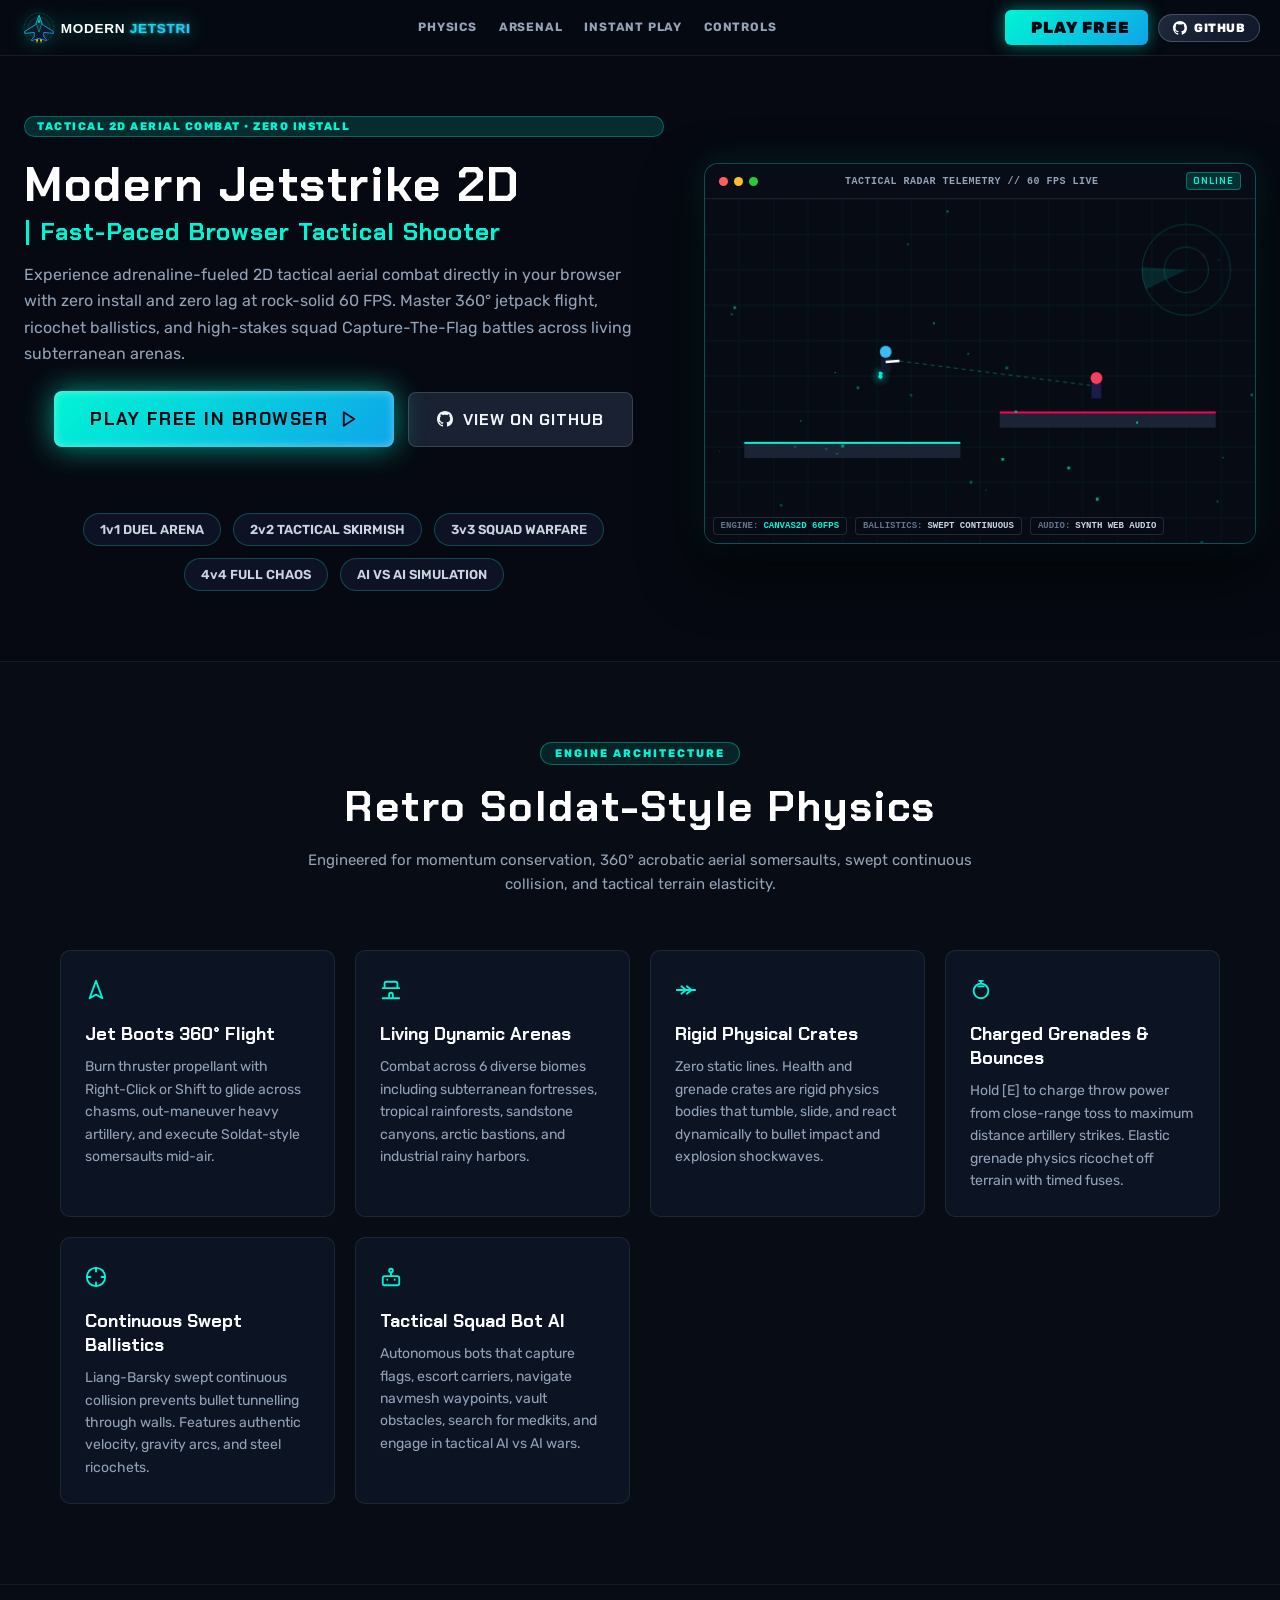
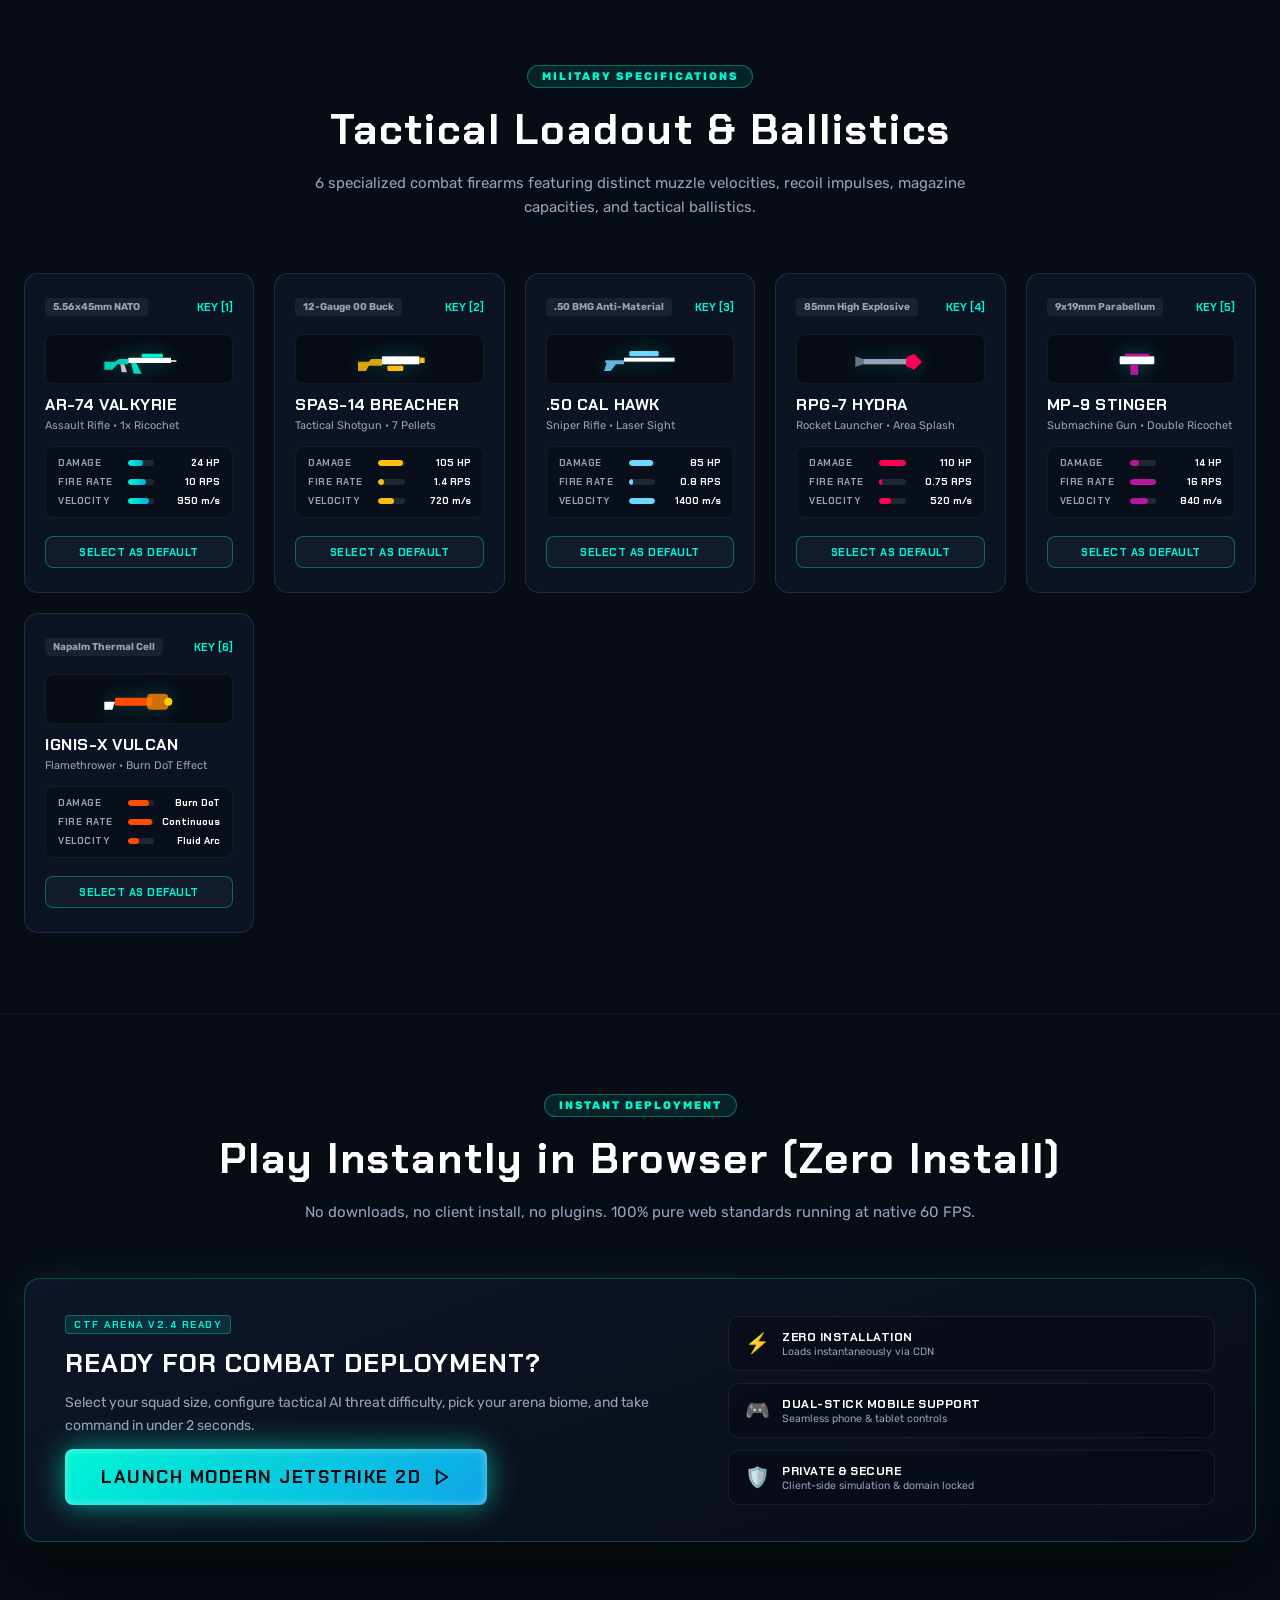
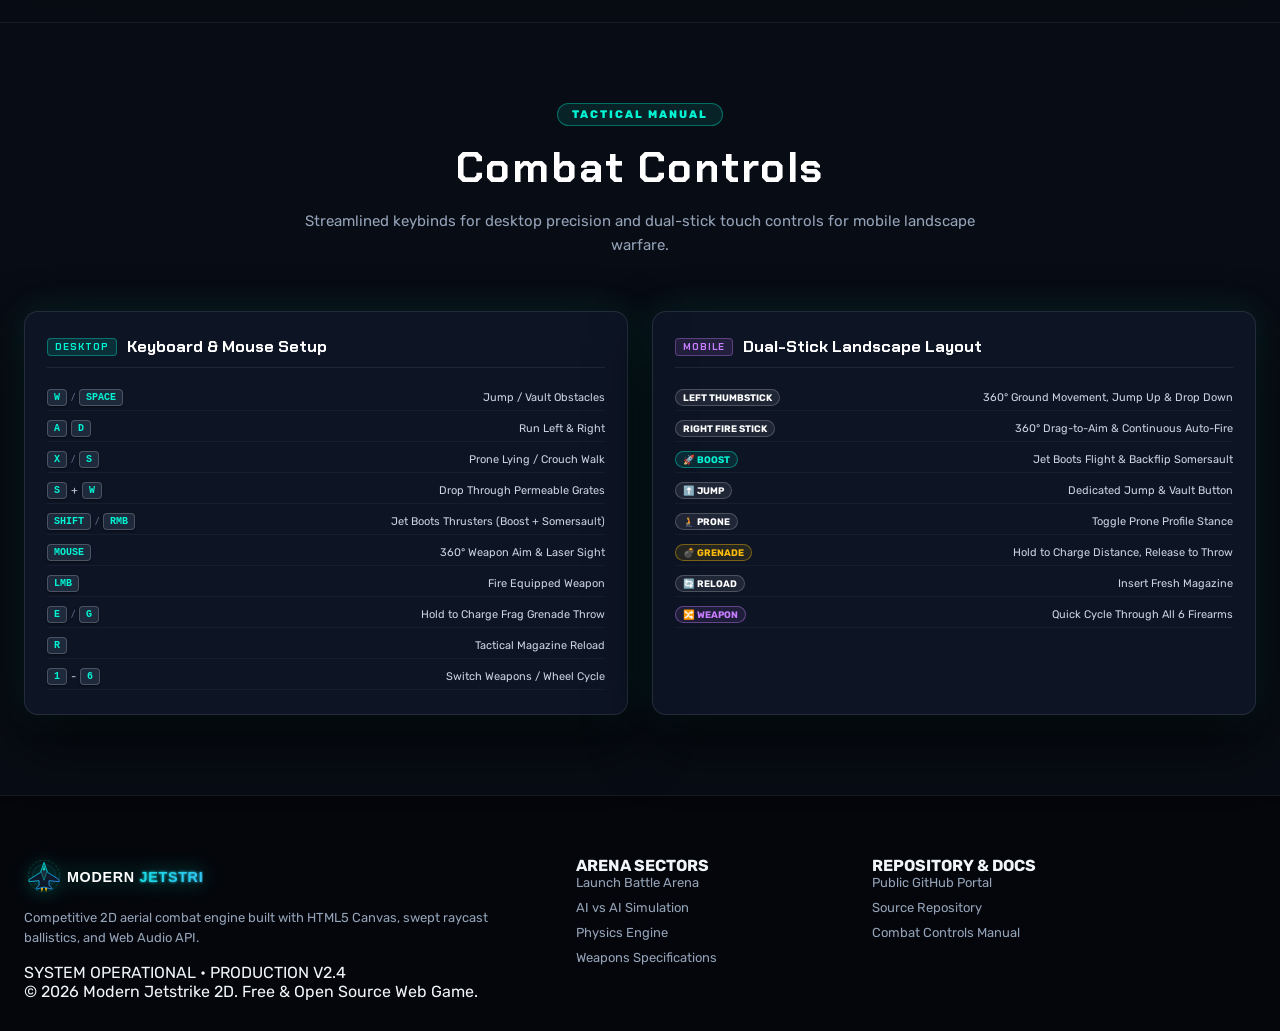
<file: portal.html>
<!DOCTYPE html>
<html lang="en" dir="ltr">
  <head>
    <meta charset="UTF-8" />
    <meta name="viewport" content="width=device-width, initial-scale=1.0, maximum-scale=1.0, user-scalable=no" />
    <title>Modern Jetstrike 2D | Fast-Paced Browser Tactical Shooter</title>
    <meta name="description" content="Modern Jetstrike 2D: Fast-paced competitive browser tactical shooter inspired by Soldat. 360° jetpack flight, swept ballistics, dynamic grenade physics, and squad CTF warfare with zero install." />
    <link rel="canonical" href="https://bambadooma-star.github.io/modern-jetstrike-2d/" />

    <!-- Open Graph Protocol (Facebook, Discord, LinkedIn) -->
    <meta property="og:site_name" content="Modern Jetstrike 2D" />
    <meta property="og:title" content="Modern Jetstrike 2D | Fast-Paced Browser Tactical Shooter" />
    <meta property="og:description" content="Zero-lag 60 FPS tactical 2D aerial combat directly in your browser. Master 360° jet boots, swept raycast ballistics, and squad Capture-the-Flag." />
    <meta property="og:image" content="https://bambadooma-star.github.io/modern-jetstrike-2d/modern-jetstrike-logo.svg" />
    <meta property="og:url" content="https://bambadooma-star.github.io/modern-jetstrike-2d/" />
    <meta property="og:type" content="website" />

    <!-- Twitter Cards -->
    <meta name="twitter:card" content="summary_large_image" />
    <meta name="twitter:title" content="Modern Jetstrike 2D | Fast-Paced Browser Tactical Shooter" />
    <meta name="twitter:description" content="Experience high-octane 2D aerial combat inspired by Soldat. Play instantly in browser with zero download." />
    <meta name="twitter:image" content="https://bambadooma-star.github.io/modern-jetstrike-2d/modern-jetstrike-logo.svg" />

    <meta name="theme-color" content="#060911" />
    <link rel="icon" type="image/svg+xml" href="./favicon.svg" />

    <!-- Structured Data (JSON-LD) for Search Engines -->
    <script type="application/ld+json">
      {
        "@context": "https://schema.org",
        "@type": ["SoftwareApplication", "VideoGame"],
        "name": "Modern Jetstrike 2D",
        "description": "Fast-paced browser tactical 2D shooter inspired by Soldat. Features 360° jetpack combat, swept raycast ballistics, and squad Capture-The-Flag.",
        "applicationCategory": "Game",
        "operatingSystem": "Any Web Browser (HTML5, Canvas, Web Audio)",
        "genre": ["Action", "Tactical Shooter", "Platformer", "CTF"],
        "playMode": ["SinglePlayer", "MultiPlayer"],
        "inLanguage": "en",
        "url": "https://bambadooma-star.github.io/modern-jetstrike-2d/",
        "author": {
          "@type": "Organization",
          "name": "Modern Jetstrike Team"
        },
        "offers": {
          "@type": "Offer",
          "price": "0",
          "priceCurrency": "USD",
          "availability": "https://schema.org/InStock"
        }
      }
    </script>
    <link rel="stylesheet" crossorigin href="./assets/style-ZzqsInnn.css">
  </head>
  <body class="portal-body">
    <!-- Global Sticky Navigation Bar -->
    <header class="site-header">
      <div class="header-container">
        <a href="./index.html" class="brand-link" title="Modern Jetstrike 2D Official Portal">
          <img src="./modern-jetstrike-logo.svg" alt="Modern Jetstrike 2D" class="header-logo-img" />
        </a>

        <nav class="site-nav">
          <a href="#physics" class="nav-link">PHYSICS</a>
          <a href="#arsenal" class="nav-link">ARSENAL</a>
          <a href="#play-now" class="nav-link">INSTANT PLAY</a>
          <a href="#controls" class="nav-link">CONTROLS</a>
        </nav>

        <div class="header-actions">
          <a href="./play.html" class="play-now-header-btn" title="Launch Dedicated Game Arena">
            <span class="pulse-dot"></span>
            <span>PLAY FREE</span>
          </a>
          <a href="https://github.com/bambadooma-star/modern-jetstrike-2d" target="_blank" rel="noopener noreferrer" class="github-pill" title="GitHub Project Repository">
            <svg class="gh-icon" viewBox="0 0 16 16" width="14" height="14" fill="currentColor">
              <path d="M8 0C3.58 0 0 3.58 0 8c0 3.54 2.29 6.53 5.47 7.59.4.07.55-.17.55-.38 0-.19-.01-.82-.01-1.49-2.01.37-2.53-.49-2.69-.94-.09-.23-.48-.94-.82-1.13-.28-.15-.68-.52-.01-.53.63-.01 1.08.58 1.23.82.72 1.21 1.87.87 2.33.66.07-.52.28-.87.51-1.07-1.78-.2-3.64-.89-3.64-3.95 0-.87.31-1.59.82-2.15-.08-.2-.36-1.02.08-2.12 0 0 .67-.21 2.2.82.64-.18 1.32-.27 2-.27.68 0 1.36.09 2 .27 1.53-1.04 2.2-.82 2.2-.82.44 1.1.16 1.92.08 2.12.51.56.82 1.27.82 2.15 0 3.07-1.87 3.75-3.65 3.95.29.25.54.73.54 1.48 0 1.07-.01 1.93-.01 2.2 0 .21.15.46.55.38A8.013 8.013 0 0016 8c0-4.42-3.58-8-8-8z"/>
            </svg>
            <span>GITHUB</span>
          </a>
        </div>
      </div>
    </header>

    <main id="app">
      <!-- HERO MARKETING SECTION (CRO & Visual Proof) -->
      <section class="portal-hero">
        <div class="hero-content-wrapper">
          <div class="hero-left">
            <div class="badge-tag">
              <span class="live-pulse-glow"></span>
              <span>TACTICAL 2D AERIAL COMBAT • ZERO INSTALL</span>
            </div>

            <h1 class="hero-main-title">
              Modern Jetstrike 2D <span class="title-sub-text">| Fast-Paced Browser Tactical Shooter</span>
            </h1>

            <p class="hero-subheading">
              Experience adrenaline-fueled 2D tactical aerial combat directly in your browser with zero install and zero lag at rock-solid 60 FPS. Master 360° jetpack flight, ricochet ballistics, and high-stakes squad Capture-The-Flag battles across living subterranean arenas.
            </p>

            <div class="hero-cta-group">
              <a href="./play.html" class="hero-play-cta" title="Launch Modern Jetstrike 2D directly in your browser">
                <span>PLAY FREE IN BROWSER</span>
                <svg width="18" height="18" viewBox="0 0 24 24" fill="none" stroke="currentColor" stroke-width="2.5" stroke-linecap="round" stroke-linejoin="round">
                  <polygon points="5 3 19 12 5 21 5 3"></polygon>
                </svg>
              </a>
              <a href="https://github.com/bambadooma-star/modern-jetstrike-2d" target="_blank" rel="noopener noreferrer" class="hero-sec-cta" title="View Source & Architecture on GitHub">
                <svg class="gh-icon" viewBox="0 0 16 16" width="16" height="16" fill="currentColor">
                  <path d="M8 0C3.58 0 0 3.58 0 8c0 3.54 2.29 6.53 5.47 7.59.4.07.55-.17.55-.38 0-.19-.01-.82-.01-1.49-2.01.37-2.53-.49-2.69-.94-.09-.23-.48-.94-.82-1.13-.28-.15-.68-.52-.01-.53.63-.01 1.08.58 1.23.82.72 1.21 1.87.87 2.33.66.07-.52.28-.87.51-1.07-1.78-.2-3.64-.89-3.64-3.95 0-.87.31-1.59.82-2.15-.08-.2-.36-1.02.08-2.12 0 0 .67-.21 2.2.82.64-.18 1.32-.27 2-.27.68 0 1.36.09 2 .27 1.53-1.04 2.2-.82 2.2-.82.44 1.1.16 1.92.08 2.12.51.56.82 1.27.82 2.15 0 3.07-1.87 3.75-3.65 3.95.29.25.54.73.54 1.48 0 1.07-.01 1.93-.01 2.2 0 .21.15.46.55.38A8.013 8.013 0 0016 8c0-4.42-3.58-8-8-8z"/>
                </svg>
                <span>VIEW ON GITHUB</span>
              </a>
            </div>

            <!-- Quick Match Modes Chips -->
            <div class="quick-launch-grid">
              <a href="./play.html" class="quick-chip">1v1 DUEL ARENA</a>
              <a href="./play.html" class="quick-chip">2v2 TACTICAL SKIRMISH</a>
              <a href="./play.html" class="quick-chip">3v3 SQUAD WARFARE</a>
              <a href="./play.html" class="quick-chip">4v4 FULL CHAOS</a>
              <a href="./play.html?mode=cvc" class="quick-chip cvc-chip">AI VS AI SIMULATION</a>
            </div>
          </div>

          <!-- Hero Visual Proof: Animated Combat Teaser Frame -->
          <div class="hero-right">
            <div class="hero-terminal-card glass-panel">
              <div class="terminal-bar">
                <div class="term-dots">
                  <span class="dot red"></span>
                  <span class="dot yellow"></span>
                  <span class="dot green"></span>
                </div>
                <span class="term-title">TACTICAL RADAR TELEMETRY // 60 FPS LIVE</span>
                <span class="term-status-badge">ONLINE</span>
              </div>
              <div class="hero-canvas-wrap">
                <canvas id="hero-teaser-canvas" width="560" height="340"></canvas>
                <div class="canvas-hud-overlay">
                  <div class="hud-stat-pill">
                    <span class="stat-label">ENGINE:</span>
                    <span class="stat-val highlight-cyan">CANVAS2D 60FPS</span>
                  </div>
                  <div class="hud-stat-pill">
                    <span class="stat-label">BALLISTICS:</span>
                    <span class="stat-val">SWEPT CONTINUOUS</span>
                  </div>
                  <div class="hud-stat-pill">
                    <span class="stat-label">AUDIO:</span>
                    <span class="stat-val">SYNTH WEB AUDIO</span>
                  </div>
                </div>
              </div>
            </div>
          </div>
        </div>
      </section>

      <!-- SECTION 1: RETRO SOLDAT-STYLE PHYSICS -->
      <section id="physics" class="portal-section">
        <div class="section-inner">
          <div class="section-header">
            <span class="section-tag">ENGINE ARCHITECTURE</span>
            <h2 class="section-title">Retro Soldat-Style Physics</h2>
            <p class="section-desc">Engineered for momentum conservation, 360° acrobatic aerial somersaults, swept continuous collision, and tactical terrain elasticity.</p>
          </div>

          <div class="features-grid">
            <div class="feature-box">
              <div class="feature-icon-badge">
                <!-- Tactical Jet SVG -->
                <svg viewBox="0 0 24 24" width="22" height="22" fill="none" stroke="#00f5d4" stroke-width="2" stroke-linecap="round" stroke-linejoin="round">
                  <polygon points="12 2 19 21 12 17 5 21 12 2"></polygon>
                </svg>
              </div>
              <h3>Jet Boots 360° Flight</h3>
              <p>Burn thruster propellant with Right-Click or Shift to glide across chasms, out-maneuver heavy artillery, and execute Soldat-style somersaults mid-air.</p>
            </div>

            <div class="feature-box">
              <div class="feature-icon-badge">
                <!-- Fortress Bunker SVG -->
                <svg viewBox="0 0 24 24" width="22" height="22" fill="none" stroke="#00f5d4" stroke-width="2" stroke-linecap="round" stroke-linejoin="round">
                  <path d="M3 21h18M3 10h18M5 10V5a2 2 0 0 1 2-2h10a2 2 0 0 1 2 2v5M10 21v-4a2 2 0 0 1 2-2h0a2 2 0 0 1 2 2v4"></path>
                </svg>
              </div>
              <h3>Living Dynamic Arenas</h3>
              <p>Combat across 6 diverse biomes including subterranean fortresses, tropical rainforests, sandstone canyons, arctic bastions, and industrial rainy harbors.</p>
            </div>

            <div class="feature-box">
              <div class="feature-icon-badge">
                <!-- Friction Wave SVG -->
                <svg viewBox="0 0 24 24" width="22" height="22" fill="none" stroke="#00f5d4" stroke-width="2" stroke-linecap="round" stroke-linejoin="round">
                  <path d="M2 12h20M7 8l5 4-5 4M13 8l5 4-5 4"></path>
                </svg>
              </div>
              <h3>Rigid Physical Crates</h3>
              <p>Zero static lines. Health and grenade crates are rigid physics bodies that tumble, slide, and react dynamically to bullet impact and explosion shockwaves.</p>
            </div>

            <div class="feature-box">
              <div class="feature-icon-badge">
                <!-- Grenade SVG -->
                <svg viewBox="0 0 24 24" width="22" height="22" fill="none" stroke="#00f5d4" stroke-width="2" stroke-linecap="round" stroke-linejoin="round">
                  <circle cx="12" cy="13" r="8"></circle>
                  <path d="M12 5V2M10 2h4M9 8h6"></path>
                </svg>
              </div>
              <h3>Charged Grenades & Bounces</h3>
              <p>Hold [E] to charge throw power from close-range toss to maximum distance artillery strikes. Elastic grenade physics ricochet off terrain with timed fuses.</p>
            </div>

            <div class="feature-box">
              <div class="feature-icon-badge">
                <!-- Target Reticle SVG -->
                <svg viewBox="0 0 24 24" width="22" height="22" fill="none" stroke="#00f5d4" stroke-width="2" stroke-linecap="round" stroke-linejoin="round">
                  <circle cx="12" cy="12" r="10"></circle>
                  <line x1="22" y1="12" x2="18" y2="12"></line>
                  <line x1="6" y1="12" x2="2" y2="12"></line>
                  <line x1="12" y1="6" x2="12" y2="2"></line>
                  <line x1="12" y1="22" x2="12" y2="18"></line>
                </svg>
              </div>
              <h3>Continuous Swept Ballistics</h3>
              <p>Liang-Barsky swept continuous collision prevents bullet tunnelling through walls. Features authentic velocity, gravity arcs, and steel ricochets.</p>
            </div>

            <div class="feature-box">
              <div class="feature-icon-badge">
                <!-- Neural Bot AI SVG -->
                <svg viewBox="0 0 24 24" width="22" height="22" fill="none" stroke="#00f5d4" stroke-width="2" stroke-linecap="round" stroke-linejoin="round">
                  <rect x="3" y="11" width="18" height="10" rx="2"></rect>
                  <circle cx="12" cy="5" r="2"></circle>
                  <path d="M12 7v4M8 15h.01M16 15h.01"></path>
                </svg>
              </div>
              <h3>Tactical Squad Bot AI</h3>
              <p>Autonomous bots that capture flags, escort carriers, navigate navmesh waypoints, vault obstacles, search for medkits, and engage in tactical AI vs AI wars.</p>
            </div>
          </div>
        </div>
      </section>

      <!-- SECTION 2: TACTICAL LOADOUT & BALLISTICS -->
      <section id="arsenal" class="portal-section alternate-bg">
        <div class="section-inner">
          <div class="section-header">
            <span class="section-tag">MILITARY SPECIFICATIONS</span>
            <h2 class="section-title">Tactical Loadout & Ballistics</h2>
            <p class="section-desc">6 specialized combat firearms featuring distinct muzzle velocities, recoil impulses, magazine capacities, and tactical ballistics.</p>
          </div>

          <div class="arsenal-cards-grid">
            <!-- Weapon 1: Assault -->
            <div class="arsenal-showcase-card">
              <div class="card-top">
                <span class="caliber-tag">5.56x45mm NATO</span>
                <span class="slot-badge">KEY [1]</span>
              </div>
              <div class="card-logo-display">
                <svg class="showcase-svg" viewBox="0 0 60 24" fill="none" xmlns="http://www.w3.org/2000/svg">
                  <path d="M4 14 L12 14 L15 12 L22 12 L22 16 L14 16 L10 20 L4 20 Z" fill="#00f5d4" opacity="0.85" />
                  <path d="M22 11 L54 11 L54 13 L58 13 L58 14 L54 14 L54 15 L22 15 Z" fill="#ffffff" />
                  <rect x="32" y="8" width="16" height="3" rx="1" fill="#00f5d4" />
                  <path d="M28 15 L32 23 L26 23 L24 15 Z" fill="#00f5d4" opacity="0.9" />
                  <path d="M19 16 L21 22 L17 22 L16 16 Z" fill="#ffffff" opacity="0.75" />
                </svg>
              </div>
              <h3 class="wep-title">AR-74 VALKYRIE</h3>
              <p class="wep-type">Assault Rifle • 1x Ricochet</p>
              <div class="stat-bars-container">
                <div class="stat-bar-row">
                  <span class="stat-name">DAMAGE</span>
                  <div class="bar-track"><div class="bar-fill" style="width: 55%;"></div></div>
                  <span class="stat-num">24 HP</span>
                </div>
                <div class="stat-bar-row">
                  <span class="stat-name">FIRE RATE</span>
                  <div class="bar-track"><div class="bar-fill" style="width: 68%;"></div></div>
                  <span class="stat-num">10 RPS</span>
                </div>
                <div class="stat-bar-row">
                  <span class="stat-name">VELOCITY</span>
                  <div class="bar-track"><div class="bar-fill" style="width: 78%;"></div></div>
                  <span class="stat-num">950 m/s</span>
                </div>
              </div>
              <a href="./play.html" class="arsenal-select-btn">SELECT AS DEFAULT</a>
            </div>

            <!-- Weapon 2: Shotgun -->
            <div class="arsenal-showcase-card">
              <div class="card-top">
                <span class="caliber-tag">12-Gauge 00 Buck</span>
                <span class="slot-badge">KEY [2]</span>
              </div>
              <div class="card-logo-display">
                <svg class="showcase-svg" viewBox="0 0 60 24" fill="none" xmlns="http://www.w3.org/2000/svg">
                  <path d="M6 14 L14 14 L16 12 L24 12 L24 17 L14 17 L12 21 L6 21 Z" fill="#ffbe0b" opacity="0.85" />
                  <rect x="24" y="10" width="28" height="6" fill="#ffffff" />
                  <rect x="28" y="17" width="12" height="4" rx="1" fill="#ffbe0b" />
                  <rect x="52" y="11" width="4" height="4" fill="#ffbe0b" />
                </svg>
              </div>
              <h3 class="wep-title">SPAS-14 BREACHER</h3>
              <p class="wep-type">Tactical Shotgun • 7 Pellets</p>
              <div class="stat-bars-container">
                <div class="stat-bar-row">
                  <span class="stat-name">DAMAGE</span>
                  <div class="bar-track"><div class="bar-fill" style="width: 95%; background: #ffbe0b;"></div></div>
                  <span class="stat-num">105 HP</span>
                </div>
                <div class="stat-bar-row">
                  <span class="stat-name">FIRE RATE</span>
                  <div class="bar-track"><div class="bar-fill" style="width: 20%; background: #ffbe0b;"></div></div>
                  <span class="stat-num">1.4 RPS</span>
                </div>
                <div class="stat-bar-row">
                  <span class="stat-name">VELOCITY</span>
                  <div class="bar-track"><div class="bar-fill" style="width: 60%; background: #ffbe0b;"></div></div>
                  <span class="stat-num">720 m/s</span>
                </div>
              </div>
              <a href="./play.html" class="arsenal-select-btn">SELECT AS DEFAULT</a>
            </div>

            <!-- Weapon 3: Sniper -->
            <div class="arsenal-showcase-card">
              <div class="card-top">
                <span class="caliber-tag">.50 BMG Anti-Material</span>
                <span class="slot-badge">KEY [3]</span>
              </div>
              <div class="card-logo-display">
                <svg class="showcase-svg" viewBox="0 0 60 24" fill="none" xmlns="http://www.w3.org/2000/svg">
                  <rect x="18" y="11" width="38" height="3" fill="#ffffff" />
                  <path d="M4 13 L18 13 L18 16 L12 16 L8 21 L3 21 L5 15 L4 15 Z" fill="#70d6ff" opacity="0.85" />
                  <rect x="22" y="6" width="22" height="4" rx="1" fill="#70d6ff" />
                </svg>
              </div>
              <h3 class="wep-title">.50 CAL HAWK</h3>
              <p class="wep-type">Sniper Rifle • Laser Sight</p>
              <div class="stat-bars-container">
                <div class="stat-bar-row">
                  <span class="stat-name">DAMAGE</span>
                  <div class="bar-track"><div class="bar-fill" style="width: 90%; background: #70d6ff;"></div></div>
                  <span class="stat-num">85 HP</span>
                </div>
                <div class="stat-bar-row">
                  <span class="stat-name">FIRE RATE</span>
                  <div class="bar-track"><div class="bar-fill" style="width: 15%; background: #70d6ff;"></div></div>
                  <span class="stat-num">0.8 RPS</span>
                </div>
                <div class="stat-bar-row">
                  <span class="stat-name">VELOCITY</span>
                  <div class="bar-track"><div class="bar-fill" style="width: 100%; background: #70d6ff;"></div></div>
                  <span class="stat-num">1400 m/s</span>
                </div>
              </div>
              <a href="./play.html" class="arsenal-select-btn">SELECT AS DEFAULT</a>
            </div>

            <!-- Weapon 4: Rocket -->
            <div class="arsenal-showcase-card">
              <div class="card-top">
                <span class="caliber-tag">85mm High Explosive</span>
                <span class="slot-badge">KEY [4]</span>
              </div>
              <div class="card-logo-display">
                <svg class="showcase-svg" viewBox="0 0 60 24" fill="none" xmlns="http://www.w3.org/2000/svg">
                  <path d="M4 10 L10 12 L10 16 L4 18 Z" fill="#64748b" />
                  <rect x="10" y="12" width="32" height="4" fill="#94a3b8" />
                  <path d="M42 11 L48 8 L54 14 L48 20 L42 17 Z" fill="#ff0054" />
                </svg>
              </div>
              <h3 class="wep-title">RPG-7 HYDRA</h3>
              <p class="wep-type">Rocket Launcher • Area Splash</p>
              <div class="stat-bars-container">
                <div class="stat-bar-row">
                  <span class="stat-name">DAMAGE</span>
                  <div class="bar-track"><div class="bar-fill" style="width: 100%; background: #ff0054;"></div></div>
                  <span class="stat-num">110 HP</span>
                </div>
                <div class="stat-bar-row">
                  <span class="stat-name">FIRE RATE</span>
                  <div class="bar-track"><div class="bar-fill" style="width: 12%; background: #ff0054;"></div></div>
                  <span class="stat-num">0.75 RPS</span>
                </div>
                <div class="stat-bar-row">
                  <span class="stat-name">VELOCITY</span>
                  <div class="bar-track"><div class="bar-fill" style="width: 45%; background: #ff0054;"></div></div>
                  <span class="stat-num">520 m/s</span>
                </div>
              </div>
              <a href="./play.html" class="arsenal-select-btn">SELECT AS DEFAULT</a>
            </div>

            <!-- Weapon 5: SMG -->
            <div class="arsenal-showcase-card">
              <div class="card-top">
                <span class="caliber-tag">9x19mm Parabellum</span>
                <span class="slot-badge">KEY [5]</span>
              </div>
              <div class="card-logo-display">
                <svg class="showcase-svg" viewBox="0 0 60 24" fill="none" xmlns="http://www.w3.org/2000/svg">
                  <rect x="14" y="10" width="26" height="6" rx="1" fill="#ffffff" />
                  <rect x="18" y="8" width="18" height="2" fill="#b5179e" />
                  <rect x="22" y="16" width="6" height="8" rx="1" fill="#b5179e" />
                </svg>
              </div>
              <h3 class="wep-title">MP-9 STINGER</h3>
              <p class="wep-type">Submachine Gun • Double Ricochet</p>
              <div class="stat-bars-container">
                <div class="stat-bar-row">
                  <span class="stat-name">DAMAGE</span>
                  <div class="bar-track"><div class="bar-fill" style="width: 35%; background: #b5179e;"></div></div>
                  <span class="stat-num">14 HP</span>
                </div>
                <div class="stat-bar-row">
                  <span class="stat-name">FIRE RATE</span>
                  <div class="bar-track"><div class="bar-fill" style="width: 100%; background: #b5179e;"></div></div>
                  <span class="stat-num">16 RPS</span>
                </div>
                <div class="stat-bar-row">
                  <span class="stat-name">VELOCITY</span>
                  <div class="bar-track"><div class="bar-fill" style="width: 70%; background: #b5179e;"></div></div>
                  <span class="stat-num">840 m/s</span>
                </div>
              </div>
              <a href="./play.html" class="arsenal-select-btn">SELECT AS DEFAULT</a>
            </div>

            <!-- Weapon 6: Flamethrower -->
            <div class="arsenal-showcase-card">
              <div class="card-top">
                <span class="caliber-tag">Napalm Thermal Cell</span>
                <span class="slot-badge">KEY [6]</span>
              </div>
              <div class="card-logo-display">
                <svg class="showcase-svg" viewBox="0 0 60 24" fill="none" xmlns="http://www.w3.org/2000/svg">
                  <rect x="12" y="11" width="28" height="6" rx="1" fill="#ff4d00" />
                  <rect x="36" y="8" width="16" height="12" rx="3" fill="#ff8500" opacity="0.8" />
                  <path d="M4 14 L12 14 L10 20 L4 20 Z" fill="#ffffff" />
                  <circle cx="52" cy="14" r="3" fill="#ffd100" />
                </svg>
              </div>
              <h3 class="wep-title">IGNIS-X VULCAN</h3>
              <p class="wep-type">Flamethrower • Burn DoT Effect</p>
              <div class="stat-bars-container">
                <div class="stat-bar-row">
                  <span class="stat-name">DAMAGE</span>
                  <div class="bar-track"><div class="bar-fill" style="width: 80%; background: #ff4d00;"></div></div>
                  <span class="stat-num">Burn DoT</span>
                </div>
                <div class="stat-bar-row">
                  <span class="stat-name">FIRE RATE</span>
                  <div class="bar-track"><div class="bar-fill" style="width: 90%; background: #ff4d00;"></div></div>
                  <span class="stat-num">Continuous</span>
                </div>
                <div class="stat-bar-row">
                  <span class="stat-name">VELOCITY</span>
                  <div class="bar-track"><div class="bar-fill" style="width: 40%; background: #ff4d00;"></div></div>
                  <span class="stat-num">Fluid Arc</span>
                </div>
              </div>
              <a href="./play.html" class="arsenal-select-btn">SELECT AS DEFAULT</a>
            </div>
          </div>
        </div>
      </section>

      <!-- SECTION 3: PLAY INSTANTLY IN BROWSER (ZERO INSTALL) -->
      <section id="play-now" class="portal-section">
        <div class="section-inner">
          <div class="section-header">
            <span class="section-tag">INSTANT DEPLOYMENT</span>
            <h2 class="section-title">Play Instantly in Browser (Zero Install)</h2>
            <p class="section-desc">No downloads, no client install, no plugins. 100% pure web standards running at native 60 FPS.</p>
          </div>

          <div class="play-banner-card glass-panel">
            <div class="play-banner-left">
              <span class="banner-badge">CTF ARENA V2.4 READY</span>
              <h3 class="banner-title">READY FOR COMBAT DEPLOYMENT?</h3>
              <p class="banner-desc">
                Select your squad size, configure tactical AI threat difficulty, pick your arena biome, and take command in under 2 seconds.
              </p>
              <div class="banner-buttons">
                <a href="./play.html" class="hero-play-cta">
                  <span>LAUNCH MODERN JETSTRIKE 2D</span>
                  <svg width="18" height="18" viewBox="0 0 24 24" fill="none" stroke="currentColor" stroke-width="2.5" stroke-linecap="round" stroke-linejoin="round">
                    <polygon points="5 3 19 12 5 21 5 3"></polygon>
                  </svg>
                </a>
              </div>
            </div>
            <div class="play-banner-right">
              <div class="tech-spec-badge">
                <span class="tech-icon">⚡</span>
                <div class="tech-text">
                  <strong>ZERO INSTALLATION</strong>
                  <small>Loads instantaneously via CDN</small>
                </div>
              </div>
              <div class="tech-spec-badge">
                <span class="tech-icon">🎮</span>
                <div class="tech-text">
                  <strong>DUAL-STICK MOBILE SUPPORT</strong>
                  <small>Seamless phone & tablet controls</small>
                </div>
              </div>
              <div class="tech-spec-badge">
                <span class="tech-icon">🛡️</span>
                <div class="tech-text">
                  <strong>PRIVATE & SECURE</strong>
                  <small>Client-side simulation & domain locked</small>
                </div>
              </div>
            </div>
          </div>
        </div>
      </section>

      <!-- SECTION 4: CONTROLS BRIEFING -->
      <section id="controls" class="portal-section alternate-bg">
        <div class="section-inner">
          <div class="section-header">
            <span class="section-tag">TACTICAL MANUAL</span>
            <h2 class="section-title">Combat Controls</h2>
            <p class="section-desc">Streamlined keybinds for desktop precision and dual-stick touch controls for mobile landscape warfare.</p>
          </div>

          <div class="controls-master-grid">
            <!-- Desktop Controls -->
            <div class="control-cat-box glass-panel">
              <div class="control-box-header">
                <span class="platform-badge">DESKTOP</span>
                <h3>Keyboard & Mouse Setup</h3>
              </div>
              <div class="cat-list">
                <div class="control-row">
                  <div class="key-cluster"><kbd>W</kbd> <span class="sep">/</span> <kbd>SPACE</kbd></div>
                  <span>Jump / Vault Obstacles</span>
                </div>
                <div class="control-row">
                  <div class="key-cluster"><kbd>A</kbd> <kbd>D</kbd></div>
                  <span>Run Left & Right</span>
                </div>
                <div class="control-row">
                  <div class="key-cluster"><kbd>X</kbd> <span class="sep">/</span> <kbd>S</kbd></div>
                  <span>Prone Lying / Crouch Walk</span>
                </div>
                <div class="control-row">
                  <div class="key-cluster"><kbd>S</kbd> + <kbd>W</kbd></div>
                  <span>Drop Through Permeable Grates</span>
                </div>
                <div class="control-row">
                  <div class="key-cluster"><kbd>SHIFT</kbd> <span class="sep">/</span> <kbd>RMB</kbd></div>
                  <span>Jet Boots Thrusters (Boost + Somersault)</span>
                </div>
                <div class="control-row">
                  <div class="key-cluster"><kbd>MOUSE</kbd></div>
                  <span>360° Weapon Aim & Laser Sight</span>
                </div>
                <div class="control-row">
                  <div class="key-cluster"><kbd>LMB</kbd></div>
                  <span>Fire Equipped Weapon</span>
                </div>
                <div class="control-row">
                  <div class="key-cluster"><kbd>E</kbd> <span class="sep">/</span> <kbd>G</kbd></div>
                  <span>Hold to Charge Frag Grenade Throw</span>
                </div>
                <div class="control-row">
                  <div class="key-cluster"><kbd>R</kbd></div>
                  <span>Tactical Magazine Reload</span>
                </div>
                <div class="control-row">
                  <div class="key-cluster"><kbd>1</kbd> - <kbd>6</kbd></div>
                  <span>Switch Weapons / Wheel Cycle</span>
                </div>
              </div>
            </div>

            <!-- Mobile Dual-Stick Controls -->
            <div class="control-cat-box glass-panel">
              <div class="control-box-header">
                <span class="platform-badge mobile">MOBILE</span>
                <h3>Dual-Stick Landscape Layout</h3>
              </div>
              <div class="cat-list">
                <div class="control-row">
                  <div class="key-cluster"><span class="touch-pill">LEFT THUMBSTICK</span></div>
                  <span>360° Ground Movement, Jump Up & Drop Down</span>
                </div>
                <div class="control-row">
                  <div class="key-cluster"><span class="touch-pill">RIGHT FIRE STICK</span></div>
                  <span>360° Drag-to-Aim & Continuous Auto-Fire</span>
                </div>
                <div class="control-row">
                  <div class="key-cluster"><span class="touch-pill cyan">🚀 BOOST</span></div>
                  <span>Jet Boots Flight & Backflip Somersault</span>
                </div>
                <div class="control-row">
                  <div class="key-cluster"><span class="touch-pill">⬆️ JUMP</span></div>
                  <span>Dedicated Jump & Vault Button</span>
                </div>
                <div class="control-row">
                  <div class="key-cluster"><span class="touch-pill">🧎 PRONE</span></div>
                  <span>Toggle Prone Profile Stance</span>
                </div>
                <div class="control-row">
                  <div class="key-cluster"><span class="touch-pill amber">💣 GRENADE</span></div>
                  <span>Hold to Charge Distance, Release to Throw</span>
                </div>
                <div class="control-row">
                  <div class="key-cluster"><span class="touch-pill">🔄 RELOAD</span></div>
                  <span>Insert Fresh Magazine</span>
                </div>
                <div class="control-row">
                  <div class="key-cluster"><span class="touch-pill purple">🔀 WEAPON</span></div>
                  <span>Quick Cycle Through All 6 Firearms</span>
                </div>
              </div>
            </div>
          </div>
        </div>
      </section>
    </main>

    <!-- Sleek Military-Grade Footer -->
    <footer class="site-footer">
      <div class="footer-container">
        <div class="footer-brand-col">
          <img src="./modern-jetstrike-logo.svg" alt="Modern Jetstrike 2D" class="header-logo-img" style="height: 40px; margin-bottom: 12px;" />
          <p class="footer-subtext">Competitive 2D aerial combat engine built with HTML5 Canvas, swept raycast ballistics, and Web Audio API.</p>
          <div class="system-status-indicator">
            <span class="status-pulse-dot"></span>
            <span>SYSTEM OPERATIONAL • PRODUCTION V2.4</span>
          </div>
        </div>

        <div class="footer-links-col">
          <h4>ARENA SECTORS</h4>
          <div class="links-col">
            <a href="./play.html">Launch Battle Arena</a>
            <a href="./play.html?mode=cvc">AI vs AI Simulation</a>
            <a href="#physics">Physics Engine</a>
            <a href="#arsenal">Weapons Specifications</a>
          </div>
        </div>

        <div class="footer-links-col">
          <h4>REPOSITORY & DOCS</h4>
          <div class="links-col">
            <a href="https://github.com/bambadooma-star/modern-jetstrike-2d" target="_blank" rel="noopener noreferrer">Public GitHub Portal</a>
            <a href="https://github.com/bambadooma-star/modern-jetstrike-2d-source" target="_blank" rel="noopener noreferrer">Source Repository</a>
            <a href="#controls">Combat Controls Manual</a>
          </div>
        </div>
      </div>
      <div class="footer-bottom-bar">
        <span>&copy; 2026 Modern Jetstrike 2D. Free & Open Source Web Game.</span>
      </div>
    </footer>

    <!-- Interactive Hero Canvas Animation Script -->
    <script>
      (function() {
        const canvas = document.getElementById('hero-teaser-canvas');
        if (!canvas) return;
        const ctx = canvas.getContext('2d');
        if (!ctx) return;

        let time = 0;
        const particles = [];
        for (let i = 0; i < 30; i++) {
          particles.push({
            x: Math.random() * canvas.width,
            y: Math.random() * canvas.height,
            vx: (Math.random() - 0.5) * 1.5,
            vy: (Math.random() - 0.5) * 1.5,
            size: Math.random() * 2 + 1,
            alpha: Math.random() * 0.6 + 0.2
          });
        }

        function render() {
          time += 0.025;
          ctx.fillStyle = '#070b14';
          ctx.fillRect(0, 0, canvas.width, canvas.height);

          // 1. Grid background
          ctx.strokeStyle = 'rgba(0, 245, 212, 0.06)';
          ctx.lineWidth = 1;
          for (let x = 0; x < canvas.width; x += 35) {
            ctx.beginPath();
            ctx.moveTo(x, 0);
            ctx.lineTo(x, canvas.height);
            ctx.stroke();
          }
          for (let y = 0; y < canvas.height; y += 35) {
            ctx.beginPath();
            ctx.moveTo(0, y);
            ctx.lineTo(canvas.width, y);
            ctx.stroke();
          }

          // 2. Rotating Radar Sweep in top corner
          const rx = canvas.width - 70;
          const ry = 70;
          const rRadius = 45;
          ctx.strokeStyle = 'rgba(0, 245, 212, 0.2)';
          ctx.beginPath();
          ctx.arc(rx, ry, rRadius, 0, Math.PI * 2);
          ctx.stroke();
          ctx.beginPath();
          ctx.arc(rx, ry, rRadius * 0.5, 0, Math.PI * 2);
          ctx.stroke();

          const sweepAngle = time * 2;
          ctx.fillStyle = 'rgba(0, 245, 212, 0.12)';
          ctx.beginPath();
          ctx.moveTo(rx, ry);
          ctx.arc(rx, ry, rRadius, sweepAngle, sweepAngle + 0.5);
          ctx.closePath();
          ctx.fill();

          // Radar blips
          const blip1Alpha = (Math.sin(time * 3) + 1) * 0.4;
          ctx.fillStyle = `rgba(255, 0, 84, ${blip1Alpha})`;
          ctx.beginPath();
          ctx.arc(rx + 18, ry - 14, 3, 0, Math.PI * 2);
          ctx.fill();

          // 3. Platform silhouettes
          ctx.fillStyle = 'rgba(30, 41, 59, 0.85)';
          ctx.fillRect(40, 240, 220, 16);
          ctx.fillStyle = '#00f5d4';
          ctx.fillRect(40, 240, 220, 2);

          ctx.fillStyle = 'rgba(30, 41, 59, 0.85)';
          ctx.fillRect(300, 210, 220, 16);
          ctx.fillStyle = '#ff0054';
          ctx.fillRect(300, 210, 220, 2);

          // 4. Flying Soldier (Blue Pilot) with Jet Thrusters
          const soldierX = 140 + Math.sin(time) * 45;
          const soldierY = 170 + Math.cos(time * 1.5) * 25;

          // Jet flame trail
          ctx.fillStyle = '#00f5d4';
          ctx.shadowColor = '#00f5d4';
          ctx.shadowBlur = 10;
          for (let p = 0; p < 3; p++) {
            ctx.beginPath();
            ctx.arc(soldierX - 6 + (Math.random() - 0.5) * 4, soldierY + 12 + Math.random() * 8, 2, 0, Math.PI * 2);
            ctx.fill();
          }
          ctx.shadowBlur = 0;

          // Soldier silhouette
          ctx.fillStyle = '#38bdf8';
          ctx.beginPath();
          ctx.arc(soldierX, soldierY - 8, 6, 0, Math.PI * 2);
          ctx.fill();
          ctx.fillStyle = '#0f172a';
          ctx.fillRect(soldierX - 5, soldierY - 2, 10, 14);

          // Gun & Laser Sight
          const targetX = 390 + Math.sin(time * 2) * 20;
          const targetY = 185;
          ctx.strokeStyle = '#ffffff';
          ctx.lineWidth = 2.5;
          ctx.beginPath();
          ctx.moveTo(soldierX, soldierY + 2);
          ctx.lineTo(soldierX + 14, soldierY + 1);
          ctx.stroke();

          // Laser sight
          ctx.strokeStyle = 'rgba(0, 245, 212, 0.35)';
          ctx.lineWidth = 1;
          ctx.setLineDash([4, 4]);
          ctx.beginPath();
          ctx.moveTo(soldierX + 14, soldierY + 1);
          ctx.lineTo(targetX, targetY);
          ctx.stroke();
          ctx.setLineDash([]);

          // 5. Enemy Soldier (Red Target)
          ctx.fillStyle = '#f43f5e';
          ctx.beginPath();
          ctx.arc(targetX, targetY - 8, 6, 0, Math.PI * 2);
          ctx.fill();
          ctx.fillStyle = '#1e1b4b';
          ctx.fillRect(targetX - 5, targetY - 2, 10, 14);

          // Floating particles
          for (const pt of particles) {
            pt.x += pt.vx;
            pt.y += pt.vy;
            if (pt.x < 0) pt.x = canvas.width;
            if (pt.x > canvas.width) pt.x = 0;
            if (pt.y < 0) pt.y = canvas.height;
            if (pt.y > canvas.height) pt.y = 0;

            ctx.fillStyle = `rgba(0, 245, 212, ${pt.alpha})`;
            ctx.fillRect(pt.x, pt.y, pt.size, pt.size);
          }

          requestAnimationFrame(render);
        }
        render();
      })();
    </script>
  </body>
</html>
</file>
<file: assets/style-ZzqsInnn.css>
@import "https://fonts.googleapis.com/css2?family=Chakra+Petch:wght@400;600;700&family=Rubik:wght@400;500;700;900&display=swap";*{box-sizing:border-box;-webkit-user-select:none;user-select:none;margin:0;padding:0}body,html{scroll-behavior:smooth;color:#f1f5f9;background-color:#060911;width:100%;min-height:100%;font-family:Rubik,Segoe UI,sans-serif;overflow:hidden auto}#app{width:100%;min-height:100vh;position:relative}.site-header{-webkit-backdrop-filter:blur(14px);z-index:1000;background:#060911f0;border-bottom:1px solid #ffffff14;width:100%;height:56px;position:sticky;top:0;left:0}.header-container{justify-content:space-between;align-items:center;max-width:1440px;height:100%;margin:0 auto;padding:0 20px;display:flex}.brand-link{color:#fff;align-items:center;gap:10px;text-decoration:none;display:flex}.brand-icon{color:#00f5d4;filter:drop-shadow(0 0 10px #00f5d4b3);font-size:20px}.brand-name{letter-spacing:1.5px;font-family:Chakra Petch,sans-serif;font-size:17px;font-weight:900}.brand-name .accent-text{color:#00f5d4}.brand-tag{color:#00f5d4;letter-spacing:.5px;background:#00f5d41f;border:1px solid #00f5d466;border-radius:4px;padding:2px 7px;font-size:10px;font-weight:700}.site-nav{gap:22px;display:flex}.nav-link{color:#94a3b8;letter-spacing:.8px;border-bottom:2px solid #0000;padding:6px 0;font-size:12px;font-weight:700;text-decoration:none;transition:all .2s}.nav-link:hover,.nav-link.active{color:#00f5d4;border-bottom-color:#00f5d4}.header-actions{align-items:center;gap:10px;display:flex}.header-pill{color:#00f5d4;cursor:pointer;background:#0f172ad9;border:1px solid #ffffff26;border-radius:20px;padding:6px 14px;font-size:12px;font-weight:700;transition:all .2s}.header-pill:hover{background:#1e293bf2;border-color:#00f5d4;transform:translateY(-1px)}.header-pill.danger{color:#ff0054;border-color:#ff00544d}.header-pill.danger:hover{background:#ff005433;border-color:#ff0054}.header-pill.muted{color:#94a3b8;border-color:#ffffff14}.github-pill{color:#fff;letter-spacing:.5px;background:linear-gradient(135deg,#1e293b 0%,#0f172a 100%);border:1px solid #fff3;border-radius:20px;align-items:center;gap:7px;padding:6px 14px;font-size:12px;font-weight:800;text-decoration:none;transition:all .2s;display:flex}.github-pill:hover{border-color:#00f5d4;transform:translateY(-1px);box-shadow:0 0 16px #00f5d44d}.arena-section{background:#000;width:100%;height:calc(100vh - 56px);min-height:560px;position:relative;overflow:hidden}canvas#game-canvas{cursor:crosshair;width:100%;height:100%;display:block;position:absolute;top:0;left:0}.top-hud-bar{z-index:50;gap:10px;display:flex;position:absolute;top:16px;right:16px}.hud-pill{color:#00f5d4;cursor:pointer;-webkit-backdrop-filter:blur(8px);backdrop-filter:blur(8px);background:#0f172ad9;border:1px solid #ffffff26;border-radius:20px;padding:8px 16px;font-size:13px;font-weight:700;transition:all .2s}.hud-pill:hover{background:#1e293bf2;border-color:#00f5d4;transform:translateY(-1px)}.hud-pill.danger{color:#ff0054;border-color:#ff00544d}.hud-pill.danger:hover{background:#ff005433;border-color:#ff0054}.hud-pill.muted{color:#94a3b8;border-color:#ffffff14}.modal-actions{gap:14px;display:flex}.cta-button.danger{background:linear-gradient(135deg,#d90429 0%,#ff0054 100%);box-shadow:0 8px 25px #ff005459}.cta-button.secondary{color:#fff;box-shadow:none;background:#1e293bcc;border:1px solid #ffffff26}.cta-button.secondary:hover{background:#334155f2}.badge-tag.warning{color:#ff0054;background:#ff005426;border-color:#ff005459}.text-warning{color:#ff0054;text-shadow:0 0 25px #ff005480}.touch-overlay{pointer-events:none;z-index:40;width:100%;height:100%;position:absolute;top:0;left:0}.touch-zone{pointer-events:auto;-webkit-user-select:none;user-select:none;position:absolute;bottom:16px}#touch-left-zone{justify-content:center;align-items:center;width:170px;height:170px;display:flex;left:18px}.stick-base{-webkit-backdrop-filter:blur(8px);border-radius:50%;justify-content:center;align-items:center;width:132px;height:132px;display:flex;position:relative}.move-stick-base{background:radial-gradient(circle,#0f172a73 0%,#060b18bf 100%);border:2px solid #00f5d459;box-shadow:0 0 16px #00f5d426,inset 0 0 16px #00000080}.stick-ring-guide{pointer-events:none;width:100%;height:100%;position:absolute}.guide-dir{color:#00f5d473;font-size:11px;position:absolute}.guide-up{top:6px;left:50%;transform:translate(-50%)}.guide-down{bottom:6px;left:50%;transform:translate(-50%)}.guide-left{top:50%;left:6px;transform:translateY(-50%)}.guide-right{top:50%;right:6px;transform:translateY(-50%)}.stick-knob{pointer-events:none;border-radius:50%;justify-content:center;align-items:center;transition:box-shadow .12s;display:flex;position:absolute;transform:translate(0)}.move-stick-knob{background:radial-gradient(circle at 35% 35%,#00f5d4,#0077b6);border:2px solid #fff;width:54px;height:54px;box-shadow:0 0 18px #00f5d4b3,inset 0 2px 4px #fff6}.knob-dot{background:#fff;border-radius:50%;width:12px;height:12px;box-shadow:0 0 8px #fff}#touch-right-zone{pointer-events:none;width:280px;height:280px;right:14px}.fire-stick-base{pointer-events:auto;cursor:grab;touch-action:none;background:radial-gradient(circle,#1e0a1480 0%,#0c050ccc 100%);border:2px dashed #ff00548c;border-radius:50%;width:136px;height:136px;position:absolute;bottom:10px;right:10px;box-shadow:0 0 20px #ff005440,inset 0 0 20px #0009}.fire-aim-indicator{transform-origin:0%;pointer-events:none;background:linear-gradient(90deg,#ff0054d9,#0000);width:76px;height:3px;display:none;position:absolute;top:50%;left:50%;box-shadow:0 0 8px #ff0054}.fire-stick-knob{color:#fff;letter-spacing:.5px;-webkit-user-select:none;user-select:none;background:radial-gradient(circle at 35% 35%,#ff0054,#800f2f);border:2px solid #ffccd5;width:62px;height:62px;font-family:Chakra Petch,sans-serif;font-size:11px;font-weight:900;box-shadow:0 0 20px #ff0054a6,inset 0 2px 5px #ffffff80}.fire-stick-knob.active-firing{background:radial-gradient(circle at 35% 35%,#ff4d6d,#d90429);transform:scale(1.06);box-shadow:0 0 30px #ff0054,inset 0 0 10px #fff}.fire-knob-text{pointer-events:none;text-shadow:0 1px 4px #000c}.touch-btn-cluster{pointer-events:none;width:100%;height:100%;position:absolute;top:0;left:0}.t-btn{pointer-events:auto;color:#fff;cursor:pointer;touch-action:none;-webkit-user-select:none;user-select:none;-webkit-backdrop-filter:blur(6px);background:#0f172acc;border:1.5px solid #ffffff40;border-radius:50%;justify-content:center;align-items:center;font-family:Chakra Petch,sans-serif;transition:transform 80ms,filter 80ms,background 80ms;display:flex;position:absolute}.t-btn:active{filter:brightness(1.3);transform:scale(.9)}.t-jet{color:#fff;background:linear-gradient(135deg,#00b4d8bf,#0077b6e6);border:2px solid #00f5d4;border-radius:21px;gap:5px;width:94px;height:42px;font-size:13px;font-weight:800;bottom:160px;right:18px;box-shadow:0 0 18px #00f5d473}.t-jet:active{color:#080c14;background:linear-gradient(135deg,#00f5d4,#0077b6)}.t-jump{background:#141e37d9;border-color:#00f5d466;width:44px;height:44px;font-size:18px;bottom:160px;right:122px}.t-prone{background:#141e37d9;border-color:#4895ef80;width:42px;height:42px;font-size:17px;bottom:160px;right:176px}.t-grenade{background:#28190ad9;border-color:#ffb703;width:48px;height:48px;font-size:18px;bottom:102px;right:162px;box-shadow:0 0 12px #ffb7034d}.t-reload{background:#0a192dd9;border-color:#4895ef;width:44px;height:44px;font-size:17px;bottom:44px;right:162px}.t-weapon{background:#230a28d9;border-color:#b5179e;width:46px;height:46px;font-size:18px;top:15px;right:25px;box-shadow:0 0 12px #b5179e4d}.rotate-prompt-overlay{z-index:99999;-webkit-backdrop-filter:blur(18px);text-align:center;direction:rtl;background:#040710f5;justify-content:center;align-items:center;width:100vw;height:100vh;padding:24px;display:flex;position:fixed;top:0;left:0}.rotate-card{background:#0b1326eb;border:1px solid #00f5d459;border-radius:18px;flex-direction:column;align-items:center;width:100%;max-width:440px;padding:34px 26px;display:flex;box-shadow:0 0 45px #00f5d433,inset 0 0 25px #0009}.rotate-phone-anim{justify-content:center;align-items:center;width:110px;height:110px;margin-bottom:20px;display:flex;position:relative}.phone-svg{transform-origin:50%;filter:drop-shadow(0 0 10px #00f5d466);animation:2.6s ease-in-out infinite phoneLandscapeTilt}@keyframes phoneLandscapeTilt{0%,15%{transform:rotate(0)}40%,80%{transform:rotate(-90deg)}95%,to{transform:rotate(0)}}.rotate-arrow-indicator{font-size:24px;animation:3s linear infinite spinSlow;position:absolute;top:-6px;right:-6px}@keyframes spinSlow{0%{transform:rotate(0)}to{transform:rotate(360deg)}}.rotate-title{color:#00f5d4;text-shadow:0 0 14px #00f5d480;margin:0 0 4px;font-family:Chakra Petch,sans-serif;font-size:22px;font-weight:800}.rotate-sub{letter-spacing:2px;color:#ffffffa6;direction:ltr;margin-bottom:14px;font-family:Chakra Petch,sans-serif;font-size:13px;font-weight:700}.rotate-note{color:#94a3b8;margin:0 0 22px;font-size:14px;line-height:1.5}.rotate-action-btn{color:#080c14;letter-spacing:1px;cursor:pointer;background:linear-gradient(135deg,#00f5d4,#00b4d8);border:none;border-radius:10px;width:100%;padding:14px 20px;font-family:Chakra Petch,sans-serif;font-size:14px;font-weight:800;transition:transform .15s,filter .15s;box-shadow:0 0 25px #00f5d466}.rotate-action-btn:active{filter:brightness(1.2);transform:scale(.96)}@media (orientation:portrait) and (width<=1024px){#rotate-prompt{display:flex!important}}@media (height<=520px){.site-header{height:38px!important;padding:0 12px!important}.site-header .brand-title-wrap{display:none!important}.site-header .header-pill{padding:3px 8px!important;font-size:11px!important}.arena-section,.standalone-arena{height:calc(100vh - 38px)!important;min-height:0!important}.touch-zone{transform-origin:bottom;transform:scale(.88)}}.overlay-container{-webkit-backdrop-filter:blur(12px);backdrop-filter:blur(12px);z-index:100;background:#080c14d9;justify-content:center;align-items:center;width:100%;height:100%;display:flex;position:absolute;top:0;left:0}.glass-panel{background:linear-gradient(145deg,#111827f0,#0f172afa);border:1px solid #ffffff24;border-radius:18px;box-shadow:0 25px 60px #000000b3,0 0 35px #00f5d41f}.menu-card.no-scroll{flex-direction:column;gap:clamp(10px,1.6vh,16px);width:min(92vw,1060px);max-height:88vh;padding:clamp(16px,2.6vh,28px) clamp(20px,2.8vw,36px);display:flex;overflow:hidden}.menu-card.lobby-modular-warroom{box-sizing:border-box;-webkit-backdrop-filter:blur(16px);background:linear-gradient(160deg,#0d1424f0,#070b14fa);border:1px solid #00f5d438;border-radius:16px;flex-direction:column;gap:10px;width:min(95vw,1120px);max-height:92vh;padding:14px 22px;display:flex;overflow:hidden;box-shadow:0 20px 60px #000000e0,0 0 30px #00f5d414}.warroom-header{border-bottom:1px solid #ffffff14;justify-content:space-between;align-items:center;padding-bottom:8px;display:flex}.brand-badge-box{align-items:center;gap:10px;display:flex}.live-status-dot{background:#00f5d4;border-radius:50%;width:8px;height:8px;animation:2s ease-in-out infinite pulse-dot;box-shadow:0 0 10px #00f5d4}@keyframes pulse-dot{0%,to{opacity:1;transform:scale(1)}50%{opacity:.5;transform:scale(.85)}}.warroom-title{color:#fff;letter-spacing:1.2px;margin:0;font-family:Chakra Petch,sans-serif;font-size:16px;font-weight:900;line-height:1}.warroom-title span{color:#00f5d4}.warroom-tag{letter-spacing:1px;color:#00f5d4;background:#00f5d41f;border:1px solid #00f5d447;border-radius:6px;padding:2px 8px;font-size:10px;font-weight:800}.warroom-top-toolbar{align-items:center;gap:8px;display:flex}.pilot-callsign-box{background:#0d1527bf;border:1px solid #00f5d44d;border-radius:12px;align-items:center;gap:6px;padding:2px 8px;transition:all .2s;display:flex}.pilot-callsign-box:focus-within{border-color:#00f5d4;box-shadow:0 0 10px #00f5d440}.callsign-label{letter-spacing:.8px;color:#64748b;font-size:10px;font-weight:800}.callsign-input{color:#00f5d4;text-transform:uppercase;letter-spacing:.5px;background:0 0;border:none;outline:none;width:95px;font-family:Chakra Petch,sans-serif;font-size:12px;font-weight:800}.profile-pill-compact{color:#ffbe0b;background:#ffbe0b1a;border:1px solid #ffbe0b40;border-radius:12px;gap:8px;padding:4px 10px;font-size:11px;font-weight:800;display:flex}.toolbar-pill{color:#cbd5e1;letter-spacing:.5px;cursor:pointer;background:#141e30b3;border:1px solid #ffffff24;border-radius:8px;align-items:center;gap:6px;padding:4px 12px;font-family:Chakra Petch,sans-serif;font-size:11px;font-weight:800;transition:all .18s;display:flex}.toolbar-pill:hover{color:#00f5d4;background:#00f5d41f;border-color:#00f5d4;box-shadow:0 0 10px #00f5d440}.toolbar-pill .pill-icon{font-size:13px}.lobby-split-grid{grid-template-columns:1fr 1.25fr;align-items:stretch;gap:16px;display:grid}.lobby-col{flex-direction:column;gap:9px;display:flex}.lobby-group{flex-direction:column;gap:4px;display:flex}.group-label{color:#94a3b8;letter-spacing:.8px;text-transform:uppercase;font-family:Chakra Petch,sans-serif;font-size:10px;font-weight:800}.group-header-row{justify-content:space-between;align-items:center;display:flex}.customize-arsenal-btn{color:#00f5d4;letter-spacing:.5px;cursor:pointer;background:#00f5d41a;border:1px solid #00f5d459;border-radius:6px;align-items:center;gap:5px;padding:2.5px 8px;font-family:Chakra Petch,sans-serif;font-size:9.5px;font-weight:800;transition:all .15s;display:flex}.customize-arsenal-btn:hover{color:#060911;background:#00f5d4;box-shadow:0 0 10px #00f5d466}.mode-pill-group{grid-template-columns:1fr 1fr;gap:6px;display:grid}.mode-pill-group .menu-btn{border-radius:8px;padding:6px 4px}.mode-pill-group .btn-primary-text{letter-spacing:.5px;font-size:11.5px;font-weight:800}.mode-pill-group .btn-sub-label{color:#94a3b8;font-size:9px}.grid-4-pills{grid-template-columns:repeat(4,1fr);gap:5px;display:grid}.grid-4-pills .menu-btn{border-radius:6px;padding:6px 2px;font-size:11px;font-weight:800}.grid-3-pills{grid-template-columns:repeat(3,1fr);gap:5px;display:grid}.grid-3-pills .menu-btn{border-radius:6px;padding:6px 2px;font-size:11px;font-weight:800}.grid-2-pills{grid-template-columns:repeat(2,1fr);gap:5px;display:grid}.grid-2-pills .menu-btn{border-radius:6px;padding:6px 4px;font-size:10px;font-weight:800}.menu-btn{color:#cbd5e1;cursor:pointer;-webkit-user-select:none;user-select:none;background:#141e30a6;border:1px solid #ffffff1a;border-radius:8px;flex-direction:column;justify-content:center;align-items:center;gap:1px;font-family:Chakra Petch,sans-serif;transition:all .15s;display:flex}.menu-btn:hover{color:#fff;background:#1e2d46bf;border-color:#00f5d466}.menu-btn.active{color:#fff;background:linear-gradient(135deg,#00f5d42e,#00b4d847);border:1.5px solid #00f5d4;box-shadow:0 0 12px #00f5d44d}.size-btn.locked{opacity:.55;cursor:not-allowed;background:#0f141e80;border-color:#ffffff26}.size-btn.locked:hover{background:#0f141e80;border-color:#ff005459;transform:none}.size-btn .lock-pill{color:#ff0054;letter-spacing:.5px;margin-top:2px;font-size:8px;display:block}.map-cards-compact-grid{grid-template-columns:repeat(3,1fr);gap:6px;display:grid}.map-card-pill{cursor:pointer;text-align:left;-webkit-user-select:none;user-select:none;background:#121a2bb3;border:1px solid #ffffff1a;border-radius:8px;align-items:center;gap:8px;padding:5px 7px;transition:all .15s;display:flex}.map-card-pill:hover{background:#1e293bd9;border-color:#00f5d473;transform:translateY(-1px)}.map-card-pill.active{background:linear-gradient(135deg,#00f5d42e,#00b4d840);border:1.5px solid #00f5d4;box-shadow:0 0 10px #00f5d447}.map-card-pill.locked{filter:grayscale(45%);opacity:.65;cursor:not-allowed;border-style:dashed;border-color:#ffffff1f}.map-card-pill.locked:hover{background:#121a2bb3;border-color:#ff005466;transform:none}.map-thumb-preview{border:1px solid #ffffff26;border-radius:5px;flex-shrink:0;justify-content:center;align-items:flex-end;width:36px;height:30px;display:flex;position:relative;overflow:hidden}.thumb-badge{color:#fff;letter-spacing:.5px;background:#000000bf;border-radius:3px;margin-bottom:2px;padding:1px 3px;font-size:7px;font-weight:900;line-height:1}.thumb-badge.badge-locked{color:#ff4d6d;background:#ff005459;border:1px solid #ff005480}.thumb-citadel{background:linear-gradient(135deg,#0f172a,#1e293b,#0ea5e9)}.thumb-jungle{background:linear-gradient(135deg,#14532d,#166534,#22c55e)}.thumb-desert{background:linear-gradient(135deg,#78350f,#b45309,#f59e0b)}.thumb-arctic{background:linear-gradient(135deg,#0369a1,#0284c7,#bae6fd)}.thumb-docks{background:linear-gradient(135deg,#1e293b,#475569,#94a3b8)}.thumb-neon{background:linear-gradient(135deg,#581c87,#9333ea,#ec4899)}.map-card-pill .map-text{flex-direction:column;display:flex;overflow:hidden}.map-card-pill .map-text strong{color:#fff;white-space:nowrap;text-overflow:ellipsis;font-family:Chakra Petch,sans-serif;font-size:10px;font-weight:800;line-height:1.1;overflow:hidden}.map-card-pill .map-text small{color:#94a3b8;white-space:nowrap;text-overflow:ellipsis;font-size:8px;overflow:hidden}.equipped-weapon-tile{cursor:pointer;background:#101828d9;border:1.5px solid #00f5d459;border-radius:10px;justify-content:space-between;align-items:center;padding:8px 12px;transition:all .2s;display:flex}.equipped-weapon-tile:hover{background:#162138e6;border-color:#00f5d4;box-shadow:0 0 16px #00f5d440}.wep-preview-left{flex-direction:column;gap:1px;display:flex}.wep-key-tag{color:#00f5d4;background:#00f5d41f;border-radius:4px;width:fit-content;padding:1.5px 6px;font-size:9px;font-weight:800;display:inline-block}.wep-name{color:#fff;letter-spacing:.5px;margin:2px 0 0;font-family:Chakra Petch,sans-serif;font-size:14px;font-weight:900}.wep-sub{color:#94a3b8;margin:0;font-size:10px}.wep-preview-right{flex-direction:column;gap:3px;min-width:140px;display:flex}.mini-stat-row{color:#cbd5e1;align-items:center;gap:6px;font-size:9px;font-weight:800;display:flex}.mini-stat-lbl{text-align:right;color:#94a3b8;width:22px;font-size:8.5px}.mini-bar{background:#ffffff1a;border-radius:3px;flex:1;height:5px;overflow:hidden}.bar-inner{background:linear-gradient(90deg,#00f5d4,#00b4d8);border-radius:3px;height:100%;transition:width .3s}.warroom-footer{border-top:1px solid #ffffff14;justify-content:space-between;align-items:center;margin-top:2px;padding-top:8px;display:flex}.warroom-status{color:#94a3b8;letter-spacing:.5px;align-items:center;gap:8px;font-size:10.5px;font-weight:700;display:flex}.warroom-status .status-indicator{background:#06d6a0;border-radius:50%;width:7px;height:7px;box-shadow:0 0 8px #06d6a0}.warroom-launch-btn{letter-spacing:1px;color:#060911;cursor:pointer;background:linear-gradient(135deg,#00f5d4,#00b4d8);border:none;border-radius:10px;justify-content:center;align-items:center;gap:8px;width:auto;min-width:260px;padding:9px 24px;font-family:Chakra Petch,sans-serif;font-size:13.5px;font-weight:900;transition:all .2s;display:flex;box-shadow:0 0 20px #00f5d473}.warroom-launch-btn:hover{filter:brightness(1.1);transform:scale(1.02);box-shadow:0 0 30px #00f5d4b3}.settings-modal-card,.controls-modal-card,.arsenal-modal-card{box-sizing:border-box;-webkit-backdrop-filter:blur(20px);background:linear-gradient(160deg,#0f172af5,#080c16fc);border:1.5px solid #00f5d44d;border-radius:16px;flex-direction:column;gap:12px;width:min(92vw,680px);max-height:86vh;padding:18px 24px;display:flex;box-shadow:0 25px 70px #000000e6,0 0 30px #00f5d426}.arsenal-modal-card{width:min(94vw,860px)}.modal-header{border-bottom:1px solid #ffffff14;justify-content:space-between;align-items:center;padding-bottom:8px;display:flex}.modal-title-wrap{flex-direction:column;gap:2px;display:flex}.modal-badge{color:#00f5d4;letter-spacing:1px;background:#00f5d41f;border-radius:4px;width:fit-content;padding:1.5px 7px;font-size:9px;font-weight:800;display:inline-block}.modal-title{color:#fff;letter-spacing:.5px;margin:0;font-family:Chakra Petch,sans-serif;font-size:18px;font-weight:900}.modal-close-btn{color:#94a3b8;cursor:pointer;background:0 0;border:none;border-radius:6px;padding:4px 8px;font-size:18px;transition:all .15s}.modal-close-btn:hover{color:#ff0054;background:#ff005426}.modal-body{max-height:calc(86vh - 120px);padding-right:4px;overflow-y:auto}.modal-footer{border-top:1px solid #ffffff14;justify-content:flex-end;padding-top:10px;display:flex}.setting-item-row{background:#ffffff08;border:1px solid #ffffff14;border-radius:8px;justify-content:space-between;align-items:center;margin-bottom:8px;padding:10px 14px;display:flex}.setting-info{flex-direction:column;gap:2px;display:flex}.setting-info strong{color:#fff;font-family:Chakra Petch,sans-serif;font-size:12px;font-weight:800}.setting-info small{color:#94a3b8;font-size:10px}.setting-ctrl{align-items:center;gap:10px;min-width:170px;display:flex}.setting-ctrl .vol-slider{accent-color:#00f5d4;cursor:pointer;flex:1}.setting-ctrl .volume-num{color:#00f5d4;text-align:right;min-width:36px;font-family:Chakra Petch,sans-serif;font-size:12px;font-weight:800}.controls-modal-grid{grid-template-columns:1fr 1fr;gap:16px;display:grid}.controls-column .col-heading{color:#00f5d4;letter-spacing:1px;border-bottom:1px solid #00f5d433;margin:0 0 8px;padding-bottom:4px;font-family:Chakra Petch,sans-serif;font-size:12px;font-weight:800}.control-row{color:#cbd5e1;border-bottom:1px solid #ffffff0a;justify-content:space-between;align-items:center;padding:4.5px 0;font-size:11px;display:flex}.control-row .key-cluster{align-items:center;gap:4px;display:flex}.control-row kbd{color:#00f5d4;background:#1e293b;border:1px solid #fff3;border-radius:4px;padding:2px 6px;font-family:monospace;font-size:10px;font-weight:800;box-shadow:0 1px 2px #00000080}.control-row .sep{color:#64748b;font-size:9px}.touch-pill{color:#fff;background:#ffffff14;border:1px solid #fff3;border-radius:12px;padding:2px 7px;font-size:9.5px;font-weight:700}.touch-pill.cyan{color:#00f5d4;background:#00f5d41a;border-color:#00f5d466}.touch-pill.amber{color:#ffbe0b;background:#ffbe0b1a;border-color:#ffbe0b66}.touch-pill.purple{color:#c77dff;background:#c77dff1a;border-color:#c77dff66}.arsenal-modal-grid{grid-template-columns:repeat(3,1fr);gap:10px;display:grid}.weapon-compact-card{cursor:pointer;background:#141e30a6;border:1px solid #ffffff1f;border-radius:10px;flex-direction:column;gap:6px;padding:10px 12px;transition:all .2s;display:flex}.w-card-header{justify-content:space-between;align-items:center;font-size:9px;display:flex}.w-slot-tag{color:#00f5d4;background:#00f5d426;border-radius:3px;padding:1px 5px;font-weight:800}.w-caliber-tag{color:#94a3b8;font-size:8.5px}.w-title{color:#fff;margin:0;font-family:Chakra Petch,sans-serif;font-size:13px;font-weight:900}.w-type-desc{color:#94a3b8;margin:0;font-size:9.5px;line-height:1.2}.w-specs-row{color:#cbd5e1;background:#0000004d;border-radius:4px;justify-content:space-between;padding:3px 6px;font-size:9px;display:flex}.w-specs-row b{color:#00f5d4}.weapon-compact-card .default-tag{border-radius:6px;width:100%;margin-top:2px;padding:5px 0;font-size:10px;font-weight:800}.weapon-compact-card.locked-weapon{opacity:.85;border-color:#ffffff1a}.buy-wep-btn{cursor:pointer;color:#ffbe0b!important;background:#ffbe0b2e!important;border:1px solid #ffbe0b!important}.buy-wep-btn:hover{box-shadow:0 0 10px #ffbe0b66;background:#ffbe0b59!important}.buy-wep-btn.cant-afford{opacity:.55;color:#94a3b8!important;background:#64748b26!important;border-color:#64748b!important}.menu-header{text-align:center}.badge-tag{letter-spacing:1.5px;color:#00f5d4;background:#00f5d426;border:1px solid #00f5d44d;border-radius:12px;margin-bottom:4px;padding:3px 12px;font-size:11px;font-weight:800;display:inline-block}.game-title{letter-spacing:2px;color:#fff;text-transform:uppercase;text-shadow:0 0 20px #00f5d44d;font-family:Chakra Petch,sans-serif;font-size:clamp(26px,3.8vh,38px);font-weight:900;line-height:1.1}.game-title span{color:#00f5d4}.game-subtitle{color:#94a3b8;margin-top:2px;font-size:clamp(12px,1.4vh,13px)}.menu-grid{grid-template-columns:1.15fr 1fr;align-items:stretch;gap:clamp(14px,2.2vw,26px);display:grid}.menu-col{flex-direction:column;justify-content:space-between;gap:clamp(8px,1.5vh,14px);display:flex}.setup-section{flex-direction:column;gap:6px;display:flex}.section-label{color:#cbd5e1;letter-spacing:.5px;font-size:12px;font-weight:700}.mode-group{grid-template-columns:1fr 1fr;gap:8px;display:grid}.size-group{grid-template-columns:repeat(4,1fr);gap:8px;display:grid}.diff-group{grid-template-columns:repeat(3,1fr);gap:8px;display:grid}.menu-btn,.choice-btn{color:#e2e8f0;cursor:pointer;background:#1e293b99;border:1px solid #ffffff1a;border-radius:10px;flex-direction:column;align-items:center;gap:2px;padding:clamp(8px,1.2vh,12px) 6px;transition:all .2s;display:flex}.menu-btn:hover,.choice-btn:hover{background:#334155b3;border-color:#00f5d466;transform:translateY(-2px)}.menu-btn.active,.choice-btn.active{color:#fff;background:linear-gradient(145deg,#00b4d840,#00f5d426);border:2px solid #00f5d4;box-shadow:0 0 14px #00f5d440}.menu-btn .btn-top,.choice-btn .title{font-family:Chakra Petch,sans-serif;font-size:13px;font-weight:700}.menu-btn .btn-sub,.choice-btn .desc{color:#94a3b8;font-size:10px}.mode-btn.cvc-highlight.active{border-color:#ffbe0b;box-shadow:0 0 16px #ffbe0b66}.mode-btn.cvc-highlight.active .btn-top{color:#ffbe0b}.weapons-grid-compact{flex-direction:column;gap:5px;display:flex}.weapon-compact-card{cursor:pointer;-webkit-user-select:none;user-select:none;background:#0f172a99;border:1px solid #ffffff14;border-radius:8px;align-items:center;gap:10px;padding:6px 10px;transition:all .15s;display:flex;position:relative}.weapon-compact-card:hover{background:#1e293bb3;border-color:#00f5d466;transform:translate(2px)}.weapon-compact-card.active{background:#00f5d424;border-color:#00f5d4;box-shadow:0 0 10px #00f5d440}.weapon-compact-card.active .w-badge{color:#0f172a;background:#00f5d4;box-shadow:0 0 8px #00f5d499}.weapon-compact-card .default-tag{color:#64748b;text-transform:uppercase;letter-spacing:.5px;border:1px solid #ffffff1a;border-radius:4px;flex-shrink:0;margin-left:auto;padding:2px 7px;font-size:10px;font-weight:800;transition:all .15s}.weapon-compact-card.active .default-tag{color:#00f5d4;background:#00f5d42e;border-color:#00f5d4;font-weight:900}.w-badge{color:#0f172a;background:#00f5d4;border-radius:4px;flex-shrink:0;justify-content:center;align-items:center;width:20px;height:20px;font-size:11px;font-weight:900;display:inline-flex}.w-logo-wrap{background:#00000073;border:1px solid #ffffff14;border-radius:4px;flex-shrink:0;justify-content:center;align-items:center;width:44px;height:24px;padding:2px 4px;display:flex}.weapon-svg{object-fit:contain;filter:drop-shadow(0 0 3px #00f5d459);width:100%;height:100%}.w-details{flex-direction:column;display:flex}.w-details strong{color:#fff;font-size:12px}.w-details span{color:#94a3b8;font-size:10px}.controls-guide-compact{background:#0f172a80;border:1px solid #ffffff14;border-radius:10px;grid-template-columns:repeat(2,1fr);gap:6px;padding:8px 12px;display:grid}.guide-item{color:#cbd5e1;align-items:center;gap:6px;font-size:11px;display:flex}.guide-item .k{color:#00f5d4;letter-spacing:.5px;white-space:nowrap;background:#ffffff1f;border:1px solid #fff3;border-radius:4px;padding:2px 6px;font-size:10px;font-weight:700;display:inline-block}.launch-box{margin-top:auto}.cta-button{color:#080c14;cursor:pointer;background:linear-gradient(135deg,#00b4d8 0%,#00f5d4 100%);border:none;border-radius:12px;flex-direction:column;align-items:center;gap:2px;width:100%;padding:clamp(12px,1.8vh,16px) 20px;transition:all .25s cubic-bezier(.4,0,.2,1);display:flex;box-shadow:0 8px 25px #00f5d44d}.cta-button:hover{filter:brightness(1.1);transform:translateY(-2px);box-shadow:0 12px 30px #00f5d480}.cta-button:active{transform:translateY(1px)}.cta-button .btn-text{letter-spacing:1px;font-family:Chakra Petch,sans-serif;font-size:clamp(16px,2.2vh,20px);font-weight:800}.cta-button .btn-sub{opacity:.85;font-size:11px;font-weight:600}.modal-card{text-align:center;flex-direction:column;gap:20px;width:90%;max-width:520px;padding:36px;display:flex}.modal-title{letter-spacing:2px;font-family:Chakra Petch,sans-serif;font-size:42px;font-weight:900}.text-victory{color:#00f5d4;text-shadow:0 0 25px #00f5d480}.text-defeat{color:#ff0054;text-shadow:0 0 25px #ff005480}.modal-subtitle{color:#cbd5e1;font-size:15px}.score-display{background:#0f172ab3;border-radius:12px;justify-content:center;align-items:center;gap:24px;padding:16px;display:flex}.score-team{font-size:22px;font-weight:800}.score-team.blue{color:#00b4d8}.score-team.red{color:#e63946}.score-team span{font-size:36px}.score-divider{color:#64748b;font-size:28px}.stats-summary{background:#1e293b80;border-radius:10px;justify-content:space-around;padding:12px;font-size:14px;display:flex}.stat-item strong{color:#00f5d4;font-size:16px}.reward-card{text-align:left;background:#0f172ad9;border:1px solid #ffffff1f;border-radius:14px;flex-direction:column;gap:12px;padding:16px 20px;display:flex}.reward-card.victory-reward{border-color:#00f5d466;box-shadow:0 0 20px #00f5d426}.reward-card.defeat-reward{border-color:#ff005459;box-shadow:0 0 20px #ff00541f}.reward-header{justify-content:space-between;align-items:center;display:flex}.reward-badge{letter-spacing:1px;text-transform:uppercase;color:#00f5d4;font-family:Chakra Petch,sans-serif;font-size:13px;font-weight:900}.reward-card.defeat-reward .reward-badge{color:#ffb703}.rank-up-badge{color:#0f172a;background:#ffb703;border-radius:6px;padding:2px 8px;font-size:11px;font-weight:900;animation:1s infinite alternate pulse}.reward-amounts{gap:12px;display:flex}.reward-pill{text-align:center;letter-spacing:.5px;border-radius:8px;flex:1;padding:8px 12px;font-family:Chakra Petch,sans-serif;font-size:18px;font-weight:900}.reward-pill.xp{color:#00f5d4;background:#00f5d426;border:1px solid #00f5d466}.reward-pill.credits{color:#ffb703;background:#ffb70326;border:1px solid #ffb70366}.career-progress{flex-direction:column;gap:6px;margin-top:4px;display:flex}.career-rank-text{color:#cbd5e1;justify-content:space-between;font-size:12px;font-weight:800;display:flex}.career-bar-track{background:#ffffff1a;border-radius:4px;width:100%;height:8px;overflow:hidden}.career-bar-fill{background:linear-gradient(90deg,#00b4d8,#00f5d4);border-radius:4px;height:100%;transition:width .6s cubic-bezier(.4,0,.2,1)}.career-total-credits{color:#94a3b8;margin-top:2px;font-size:11px}.career-total-credits strong{color:#ffb703}.menu-top-strip{justify-content:space-between;align-items:center;width:100%;display:flex}.player-profile-pill{background:#0f172ab3;border:1px solid #ffffff1f;border-radius:20px;align-items:center;gap:8px;padding:4px 10px;font-size:11px;font-weight:800;display:flex}#profile-rank-tag{color:#00f5d4;letter-spacing:.5px}#profile-credits-tag{color:#ffb703;border-left:1px solid #ffffff26;padding-left:8px}@media (width<=900px){.lobby-split-grid{grid-template-columns:1fr;gap:10px}.menu-card.lobby-modular-warroom{max-height:94vh;overflow-y:auto}.controls-modal-grid{grid-template-columns:1fr}.arsenal-modal-grid{grid-template-columns:1fr 1fr}.menu-grid{grid-template-columns:1fr;gap:10px}.menu-card.no-scroll{max-height:94vh;overflow-y:auto}}@media (height<=620px){.menu-card.lobby-modular-warroom{gap:5px;padding:8px 16px}.warroom-header{padding-bottom:4px}.lobby-col{gap:4px}.map-thumb-preview{width:26px;height:20px}.equipped-weapon-tile{padding:5px 10px}}@media (height<=720px){.menu-card.no-scroll{gap:6px;padding:10px 18px}.badge-tag{margin-bottom:2px;padding:2px 8px;font-size:10px}.game-title{font-size:24px}.game-subtitle{display:none}.weapons-grid-compact{gap:3px}.weapon-compact-card{padding:4px 8px}.choice-btn{padding:6px 4px}.choice-btn .title{font-size:11px}.choice-btn .desc{display:none}}.portal-section{background:#080c14;border-top:1px solid #ffffff0f;padding:80px 24px}.portal-section.dark-alt{background:#060910}.section-inner{max-width:1320px;margin:0 auto}.section-header{text-align:center;margin-bottom:54px}.section-tag{color:#00f5d4;letter-spacing:2px;text-transform:uppercase;background:#00f5d41a;border:1px solid #00f5d459;border-radius:20px;margin-bottom:14px;padding:4px 14px;font-size:11px;font-weight:800;display:inline-block}.section-title{letter-spacing:2px;color:#fff;margin-bottom:14px;font-family:Chakra Petch,sans-serif;font-size:clamp(28px,4vw,42px);font-weight:900}.section-desc{color:#94a3b8;max-width:680px;margin:0 auto;font-size:15px;line-height:1.6}.arsenal-cards-grid{grid-template-columns:repeat(auto-fit,minmax(230px,1fr));gap:20px;display:grid}.arsenal-showcase-card{-webkit-backdrop-filter:blur(8px);backdrop-filter:blur(8px);background:#0f172ab3;border:1px solid #ffffff1a;border-radius:14px;flex-direction:column;padding:24px 20px;transition:all .3s cubic-bezier(.4,0,.2,1);display:flex}.arsenal-showcase-card:hover{border-color:#00f5d466;transform:translateY(-4px);box-shadow:0 14px 30px #0006,0 0 20px #00f5d426}.arsenal-showcase-card.active{background:#0f172ae6;border-color:#00f5d4;box-shadow:0 0 25px #00f5d440}.card-top{justify-content:space-between;align-items:center;margin-bottom:18px;display:flex}.caliber-tag{color:#94a3b8;background:#ffffff0f;border-radius:4px;padding:3px 8px;font-size:10px;font-weight:700}.slot-badge{color:#00f5d4;font-family:Chakra Petch,sans-serif;font-size:11px;font-weight:800}.card-logo-display{background:#0006;border:1px solid #ffffff0f;border-radius:8px;justify-content:center;align-items:center;height:64px;margin-bottom:18px;padding:8px 16px;display:flex}.showcase-svg{object-fit:contain;filter:drop-shadow(0 0 6px #00f5d466);width:100%;height:100%}.wep-title{letter-spacing:.5px;color:#fff;margin-bottom:4px;font-family:Chakra Petch,sans-serif;font-size:18px;font-weight:800}.wep-type{color:#94a3b8;margin-bottom:18px;font-size:11px}.specs-list{border-top:1px solid #ffffff14;flex-direction:column;gap:8px;margin-bottom:22px;padding-top:14px;font-size:12px;display:flex}.spec-row{justify-content:space-between;align-items:center;display:flex}.spec-row span{color:#94a3b8}.spec-row strong{color:#f1f5f9}.highlight-cyan{color:#00f5d4!important}.highlight-amber{color:#ffb703!important}.highlight-blue{color:#70d6ff!important}.highlight-red{color:#ff0054!important}.highlight-purple{color:#b5179e!important}.arsenal-select-btn{color:#fff;letter-spacing:1px;cursor:pointer;background:#ffffff14;border:1px solid #ffffff26;border-radius:8px;width:100%;margin-top:auto;padding:10px;font-family:Chakra Petch,sans-serif;font-size:12px;font-weight:700;transition:all .2s}.arsenal-select-btn:hover{color:#00f5d4;background:#00f5d42e;border-color:#00f5d4}.arsenal-select-btn.equipped{color:#080c14;background:#00f5d4;border-color:#00f5d4;font-weight:900}.features-grid{grid-template-columns:repeat(auto-fit,minmax(320px,1fr));gap:24px;display:grid}.feature-card{background:#0f172a99;border:1px solid #ffffff14;border-radius:12px;padding:28px 24px;transition:all .25s}.feature-card:hover{background:#0f172ad9;border-color:#00f5d459;transform:translateY(-3px)}.feature-icon{margin-bottom:16px;font-size:32px}.feature-card h4{color:#fff;margin-bottom:10px;font-family:Chakra Petch,sans-serif;font-size:18px;font-weight:700}.feature-card p{color:#94a3b8;font-size:14px;line-height:1.6}.controls-matrix-wrap{background:#0f172ab3;border:1px solid #ffffff1a;border-radius:14px;overflow-x:auto}.controls-table{border-collapse:collapse;text-align:left;width:100%;font-size:13px}.controls-table th{color:#00f5d4;letter-spacing:1px;background:#0a0f1ae6;border-bottom:1px solid #ffffff1a;padding:16px 20px;font-family:Chakra Petch,sans-serif;font-size:13px;font-weight:800}.controls-table td{color:#cbd5e1;border-bottom:1px solid #ffffff0d;padding:14px 20px}.controls-table tr:hover td{background:#00f5d408}.k-badge{color:#00f5d4;background:#ffffff1a;border:1px solid #fff3;border-radius:4px;padding:3px 8px;font-size:11px;font-weight:700;display:inline-block;box-shadow:0 2px 4px #0000004d}.site-footer{background:#04060b;border-top:1px solid #ffffff14;padding:60px 24px 30px}.footer-container{grid-template-columns:2fr 1fr 1.5fr;gap:40px;max-width:1320px;margin:0 auto;display:grid}.brand-col .brand-link{margin-bottom:16px}.footer-text{color:#94a3b8;max-width:440px;margin-bottom:20px;font-size:13px;line-height:1.6}.footer-pills{flex-wrap:wrap;gap:8px;display:flex}.tech-tag{color:#00f5d4;background:#ffffff0d;border:1px solid #ffffff1a;border-radius:20px;padding:3px 9px;font-size:11px;font-weight:600}.footer-heading{color:#fff;letter-spacing:1px;margin-bottom:18px;font-family:Chakra Petch,sans-serif;font-size:13px;font-weight:800}.links-col{flex-direction:column;gap:10px;display:flex}.links-col a{color:#94a3b8;font-size:13px;text-decoration:none;transition:color .2s}.links-col a:hover{color:#00f5d4}.footer-subtext{color:#94a3b8;margin-bottom:16px;font-size:13px;line-height:1.5}.gh-cta{margin-bottom:16px;padding:10px 18px;text-decoration:none;display:inline-block}.copyright-tag{color:#64748b;font-size:11px;display:block}.header-logo-img{filter:drop-shadow(0 0 10px #00f5d466);width:auto;height:38px;transition:transform .2s;display:block}.header-logo-img:hover{transform:scale(1.02)}.home-link-pill{align-items:center;gap:6px;font-weight:800;text-decoration:none;display:inline-flex;color:#00f5d4!important;background:#00f5d41f!important;border-color:#00f5d480!important}.home-link-pill:hover{transform:translateY(-1px);background:#00f5d440!important}.play-now-header-btn{color:#060911!important;letter-spacing:1px!important;background:linear-gradient(135deg,#00f5d4,#0ea5e9)!important;border-radius:6px!important;align-items:center!important;gap:8px!important;padding:8px 18px!important;font-weight:900!important;text-decoration:none!important;transition:all .2s!important;display:inline-flex!important;box-shadow:0 0 16px #00f5d480!important}.play-now-header-btn:hover{transform:scale(1.05)!important;box-shadow:0 0 24px #00f5d4cc!important}.volume-section{margin-top:10px}.volume-controls-row{grid-template-columns:1fr 1fr;gap:12px;margin-top:6px;display:grid}.volume-control-box{background:#0f172ab3;border:1px solid #ffffff1a;border-radius:8px;flex-direction:column;gap:6px;padding:8px 12px;display:flex}.volume-label-row{letter-spacing:.8px;color:#94a3b8;justify-content:space-between;align-items:center;font-size:11px;font-weight:700;display:flex}.volume-label-row span:last-child{color:#00f5d4;font-family:Chakra Petch,monospace;font-size:12px;font-weight:900}.vol-slider{-webkit-appearance:none;cursor:pointer;background:#1e293b;border-radius:3px;outline:none;width:100%;height:6px}.vol-slider::-webkit-slider-thumb{-webkit-appearance:none;cursor:pointer;background:#00f5d4;border-radius:50%;width:16px;height:16px;transition:transform .15s;box-shadow:0 0 10px #00f5d4e6}.vol-slider::-webkit-slider-thumb:hover{transform:scale(1.25)}.vol-slider::-moz-range-thumb{cursor:pointer;background:#00f5d4;border:none;border-radius:50%;width:16px;height:16px;box-shadow:0 0 10px #00f5d4e6}.arena-body{height:100vh;overflow:hidden}.site-header.game-arena-header{border-bottom:1px solid #ffffff0f;height:40px!important}.site-header.game-arena-header .header-container{padding:0 12px}.site-header.game-arena-header .header-logo-img{max-width:140px;height:24px!important}.site-header.game-arena-header .header-actions{gap:6px}.site-header.game-arena-header .header-pill{letter-spacing:.5px;border-radius:4px!important;padding:3px 8px!important;font-size:10px!important}.standalone-arena{height:calc(100vh - 40px)!important;min-height:calc(100vh - 40px)!important}.portal-hero{text-align:center;flex-direction:column;align-items:center;max-width:1200px;margin:0 auto;padding:80px 20px 60px;display:flex;position:relative}.hero-brand-logo-wrap{width:100%;max-width:580px;margin-bottom:24px}.hero-main-logo{filter:drop-shadow(0 0 25px #00f5d459);width:100%;height:auto;animation:4s ease-in-out infinite alternate logoPulse}@keyframes logoPulse{0%{filter:drop-shadow(0 0 20px #00f5d44d);transform:scale(1)}to{filter:drop-shadow(0 0 35px #00f5d480);transform:scale(1.02)}}.hero-subheading{color:#94a3b8;max-width:780px;margin-bottom:34px;font-size:19px;line-height:1.6}.hero-cta-group{flex-wrap:wrap;justify-content:center;gap:16px;margin-bottom:40px;display:flex}.hero-play-cta{color:#060911;letter-spacing:1.5px;background:linear-gradient(135deg,#00f5d4 0%,#0ea5e9 100%);border-radius:8px;align-items:center;gap:12px;padding:16px 36px;font-family:Chakra Petch,sans-serif;font-size:18px;font-weight:900;text-decoration:none;transition:all .25s;display:inline-flex;position:relative;overflow:hidden;box-shadow:0 0 30px #00f5d499,inset 0 0 10px #fff6}.hero-play-cta:hover{transform:translateY(-3px)scale(1.03);box-shadow:0 0 45px #00f5d4d9}.hero-sec-cta{color:#f1f5f9;letter-spacing:1px;background:#1e293bcc;border:1px solid #ffffff26;border-radius:8px;align-items:center;gap:10px;padding:16px 28px;font-family:Chakra Petch,sans-serif;font-size:16px;font-weight:700;text-decoration:none;transition:all .2s;display:inline-flex}.hero-sec-cta:hover{color:#00f5d4;background:#334155e6;border-color:#00f5d4}.quick-launch-grid{flex-wrap:wrap;justify-content:center;gap:12px;margin-top:10px;display:flex}.quick-chip{color:#cbd5e1;background:#0f172acc;border:1px solid #00f5d440;border-radius:20px;padding:8px 16px;font-size:13px;font-weight:600;text-decoration:none;transition:all .2s}.quick-chip:hover{color:#00f5d4;background:#00f5d41a;border-color:#00f5d4;transform:translateY(-2px)}.features-grid{grid-template-columns:repeat(auto-fit,minmax(260px,1fr));gap:20px;max-width:1200px;margin:0 auto;padding:0 20px;display:grid}.feature-box{background:#0f172ab3;border:1px solid #ffffff14;border-radius:10px;padding:24px;transition:all .25s;position:relative;overflow:hidden}.feature-box:hover{border-color:#00f5d466;transform:translateY(-4px);box-shadow:0 10px 25px #0006}.feature-icon-badge{margin-bottom:14px;font-size:28px}.feature-box h3{color:#f8fafc;margin-bottom:10px;font-family:Chakra Petch,sans-serif;font-size:18px;font-weight:800}.feature-box p{color:#94a3b8;font-size:14px;line-height:1.6}@media (width<=900px){.site-nav{display:none}.footer-container{grid-template-columns:1fr;gap:30px}}.portal-hero{max-width:1320px;margin:0 auto;padding:60px 24px 70px;position:relative}.hero-content-wrapper{grid-template-columns:1.1fr .95fr;align-items:center;gap:40px;display:grid}.hero-left{text-align:left;flex-direction:column;gap:16px;display:flex}.hero-main-title{color:#fff;letter-spacing:1.5px;margin:0;font-family:Chakra Petch,sans-serif;font-size:clamp(32px,4.5vw,48px);font-weight:900;line-height:1.15}.hero-main-title .title-sub-text{color:#00f5d4;letter-spacing:1px;margin-top:6px;font-size:clamp(18px,2.2vw,24px);font-weight:700;display:block}.hero-subheading{color:#94a3b8;max-width:620px;margin:0;font-size:16px;line-height:1.65}.hero-cta-group{flex-wrap:wrap;align-items:center;gap:14px;margin-top:8px;display:flex}.hero-right{justify-content:center;display:flex}.hero-terminal-card{background:linear-gradient(160deg,#0f172af2,#080c16fa);border:1.5px solid #00f5d447;border-radius:14px;width:100%;max-width:560px;overflow:hidden;box-shadow:0 25px 60px #000000bf,0 0 35px #00f5d41f}.terminal-bar{background:#080c16e6;border-bottom:1px solid #ffffff14;justify-content:space-between;align-items:center;padding:8px 14px;display:flex}.term-dots{gap:6px;display:flex}.term-dots .dot{border-radius:50%;width:9px;height:9px}.term-dots .dot.red{background:#ff5f56}.term-dots .dot.yellow{background:#ffbd2e}.term-dots .dot.green{background:#27c93f}.term-title{color:#94a3b8;letter-spacing:.5px;font-family:monospace;font-size:10px;font-weight:700}.term-status-badge{color:#00f5d4;letter-spacing:1px;background:#00f5d426;border:1px solid #00f5d459;border-radius:4px;padding:2px 6px;font-family:Chakra Petch,sans-serif;font-size:9px;font-weight:800}.hero-canvas-wrap{aspect-ratio:16/10;background:#060910;width:100%;position:relative}#hero-teaser-canvas{width:100%;height:100%;display:block}.canvas-hud-overlay{pointer-events:none;flex-wrap:wrap;gap:8px;display:flex;position:absolute;bottom:8px;left:8px;right:8px}.hud-stat-pill{-webkit-backdrop-filter:blur(4px);backdrop-filter:blur(4px);background:#080c16d9;border:1px solid #ffffff1f;border-radius:4px;align-items:center;gap:5px;padding:3px 7px;font-family:monospace;font-size:9px;display:flex}.hud-stat-pill .stat-label{color:#64748b;font-weight:700}.hud-stat-pill .stat-val{color:#cbd5e1;font-weight:800}.hud-stat-pill .highlight-cyan{color:#00f5d4}.stat-bars-container{background:#080c1699;border:1px solid #ffffff0d;border-radius:8px;flex-direction:column;gap:7px;margin:14px 0 18px;padding:10px 12px;display:flex}.stat-bar-row{align-items:center;gap:8px;font-family:Chakra Petch,sans-serif;font-size:10px;font-weight:700;display:flex}.stat-bar-row .stat-name{color:#94a3b8;letter-spacing:.5px;width:62px;font-size:9.5px}.stat-bar-row .bar-track{background:#ffffff1a;border-radius:3px;flex:1;height:6px;overflow:hidden}.stat-bar-row .bar-fill{background:linear-gradient(90deg,#00f5d4,#00b4d8);border-radius:3px;height:100%}.stat-bar-row .stat-num{text-align:right;color:#fff;width:58px;font-size:9.5px}.card-logo-display{justify-content:center;align-items:center;height:50px;margin-bottom:10px;display:flex}.showcase-svg{filter:drop-shadow(0 0 10px #00f5d44d);width:80px;height:32px}.arsenal-showcase-card .wep-title{color:#fff;letter-spacing:.5px;margin:0 0 4px;font-family:Chakra Petch,sans-serif;font-size:16px;font-weight:900}.arsenal-showcase-card .wep-type{color:#94a3b8;margin:0;font-size:11px}.arsenal-select-btn{text-align:center;color:#00f5d4;letter-spacing:.5px;background:#141e30cc;border:1px solid #00f5d459;border-radius:8px;margin-top:auto;padding:8px 12px;font-family:Chakra Petch,sans-serif;font-size:11px;font-weight:800;text-decoration:none;transition:all .2s}.arsenal-select-btn:hover,.arsenal-select-btn.equipped{color:#060911;background:#00f5d4;box-shadow:0 0 16px #00f5d480}.play-banner-card{background:linear-gradient(160deg,#0f172af0,#080c16fa);border:1.5px solid #00f5d440;border-radius:16px;grid-template-columns:1.3fr 1fr;align-items:center;gap:30px;padding:36px 40px;display:grid}.play-banner-left{flex-direction:column;gap:12px;display:flex}.banner-badge{letter-spacing:1.5px;color:#00f5d4;background:#00f5d41f;border:1px solid #00f5d44d;border-radius:4px;width:fit-content;padding:2px 8px;font-family:Chakra Petch,sans-serif;font-size:10px;font-weight:800}.banner-title{color:#fff;letter-spacing:1px;margin:0;font-family:Chakra Petch,sans-serif;font-size:26px;font-weight:900}.banner-desc{color:#94a3b8;margin:0;font-size:14px;line-height:1.6}.play-banner-right{flex-direction:column;gap:12px;display:flex}.tech-spec-badge{background:#080c16b3;border:1px solid #ffffff14;border-radius:10px;align-items:center;gap:12px;padding:12px 16px;display:flex}.tech-icon{font-size:20px}.tech-text{flex-direction:column;display:flex}.tech-text strong{color:#fff;letter-spacing:.5px;font-family:Chakra Petch,sans-serif;font-size:12px;font-weight:800}.tech-text small{color:#94a3b8;font-size:10.5px}.controls-master-grid{grid-template-columns:1fr 1fr;gap:24px;display:grid}.control-cat-box{background:#0f172abf;border:1px solid #ffffff1a;border-radius:14px;padding:24px 22px}.control-box-header{border-bottom:1px solid #ffffff14;align-items:center;gap:10px;margin-bottom:16px;padding-bottom:10px;display:flex}.control-box-header h3{color:#fff;margin:0;font-family:Chakra Petch,sans-serif;font-size:16px;font-weight:800}.platform-badge{letter-spacing:1px;color:#00f5d4;background:#00f5d41f;border:1px solid #00f5d459;border-radius:4px;padding:2px 7px;font-family:Chakra Petch,sans-serif;font-size:9.5px;font-weight:800}.platform-badge.mobile{color:#c77dff;background:#c77dff1f;border-color:#c77dff59}.cat-list{flex-direction:column;gap:4px;display:flex}@media (width<=900px){.hero-content-wrapper{grid-template-columns:1fr}.hero-left{text-align:center;align-items:center}.play-banner-card,.controls-master-grid{grid-template-columns:1fr}}
</file>
